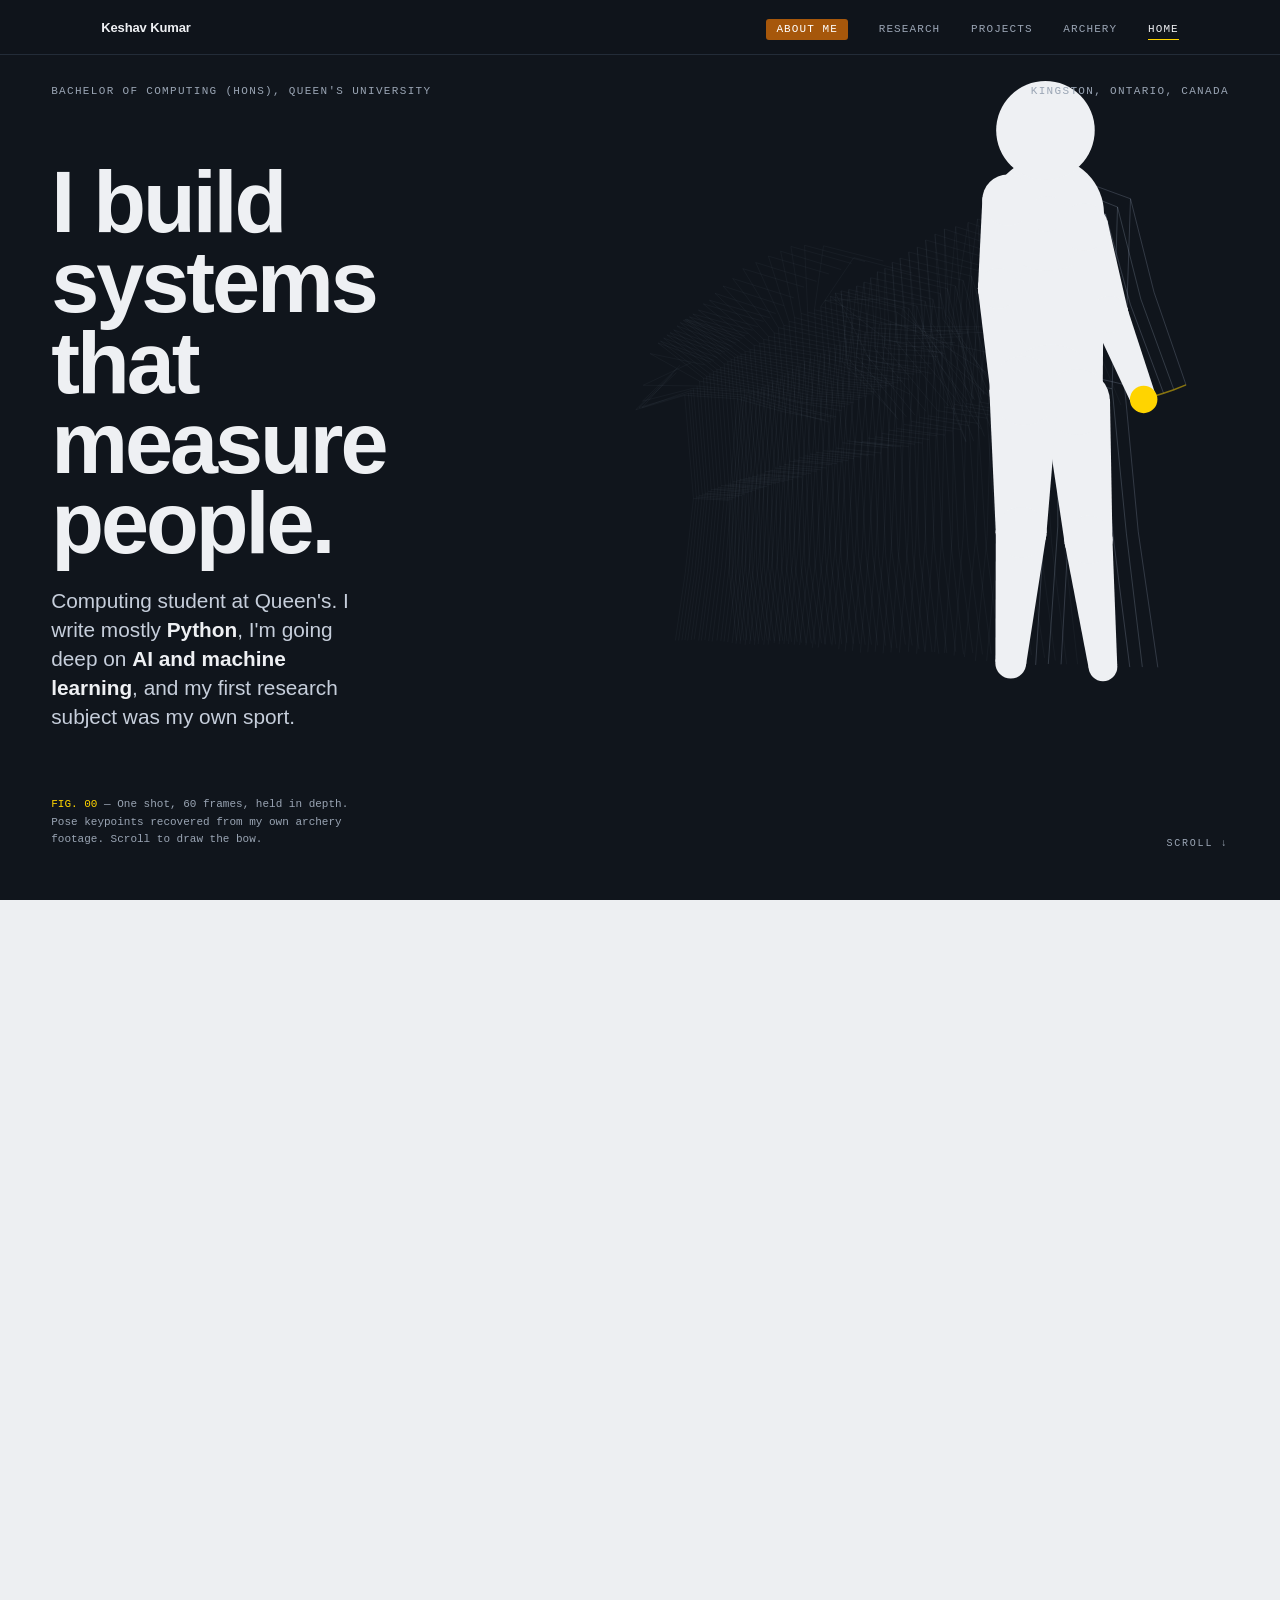
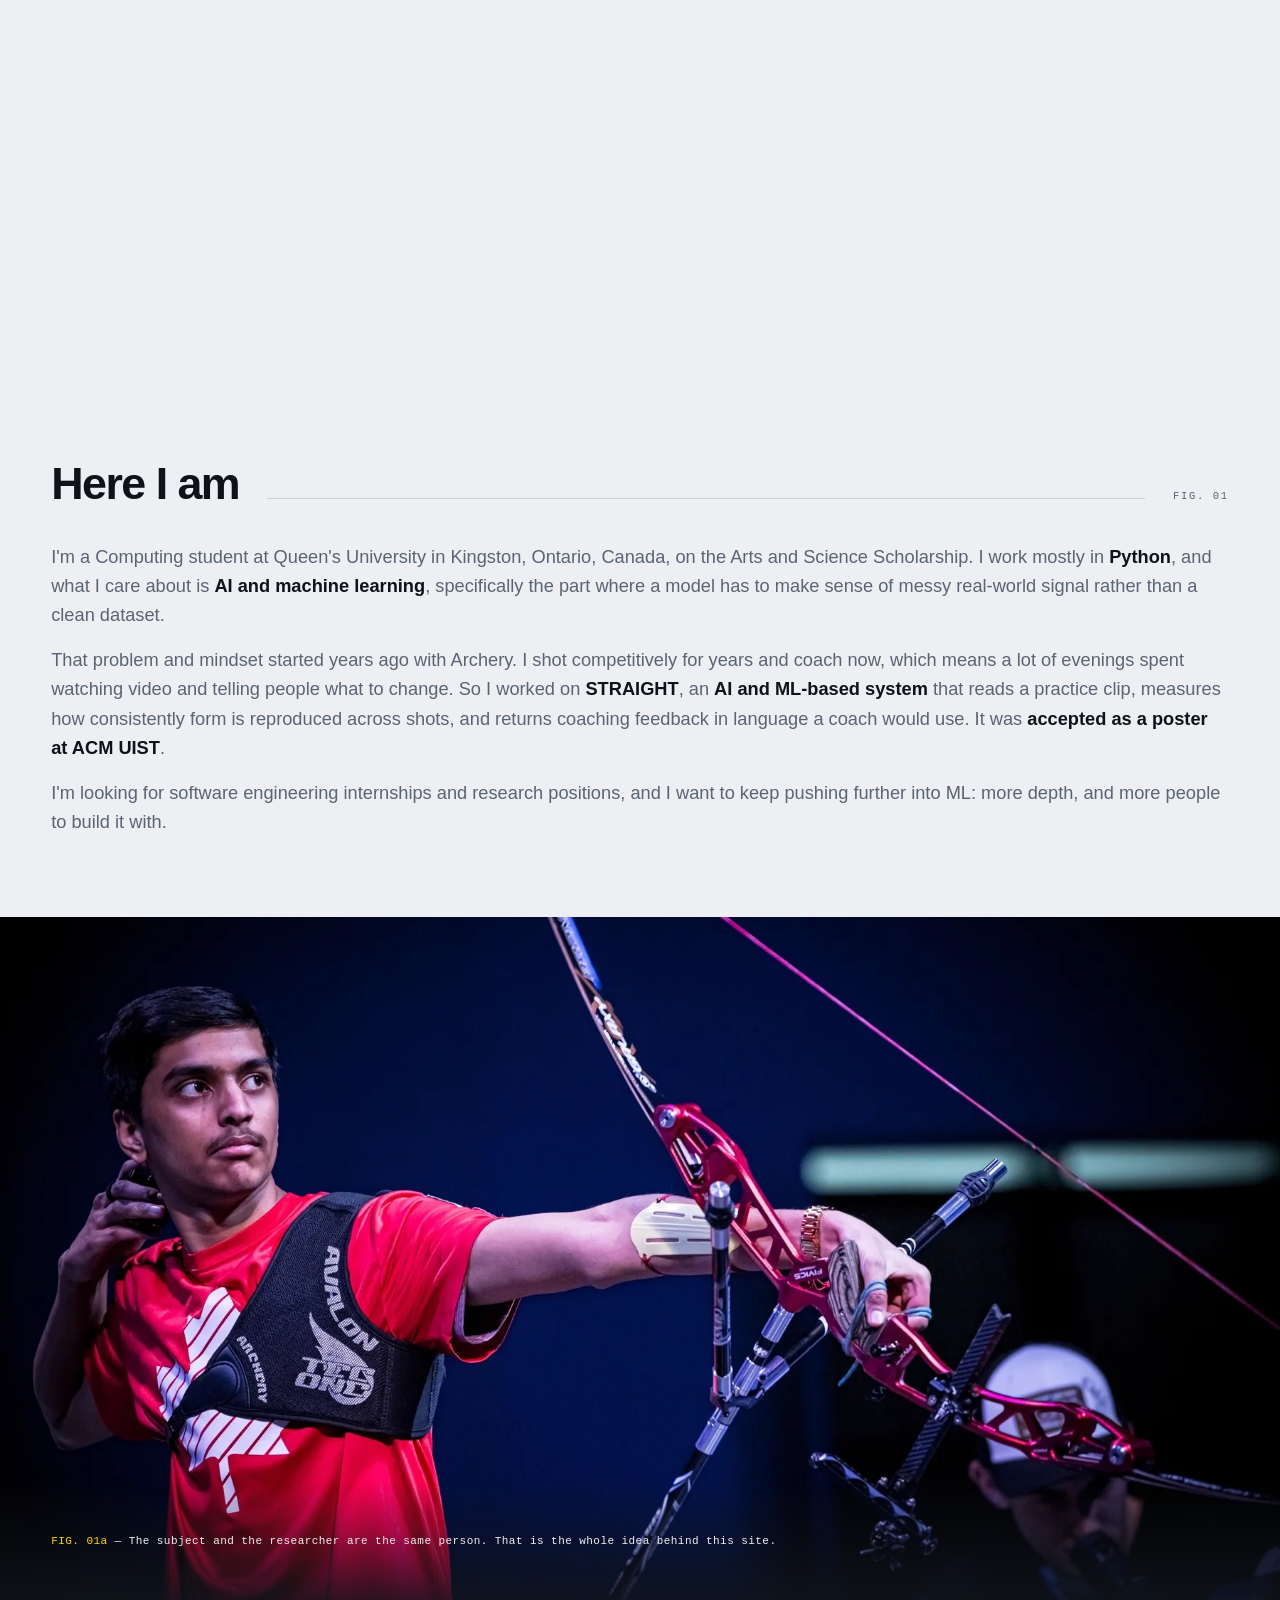
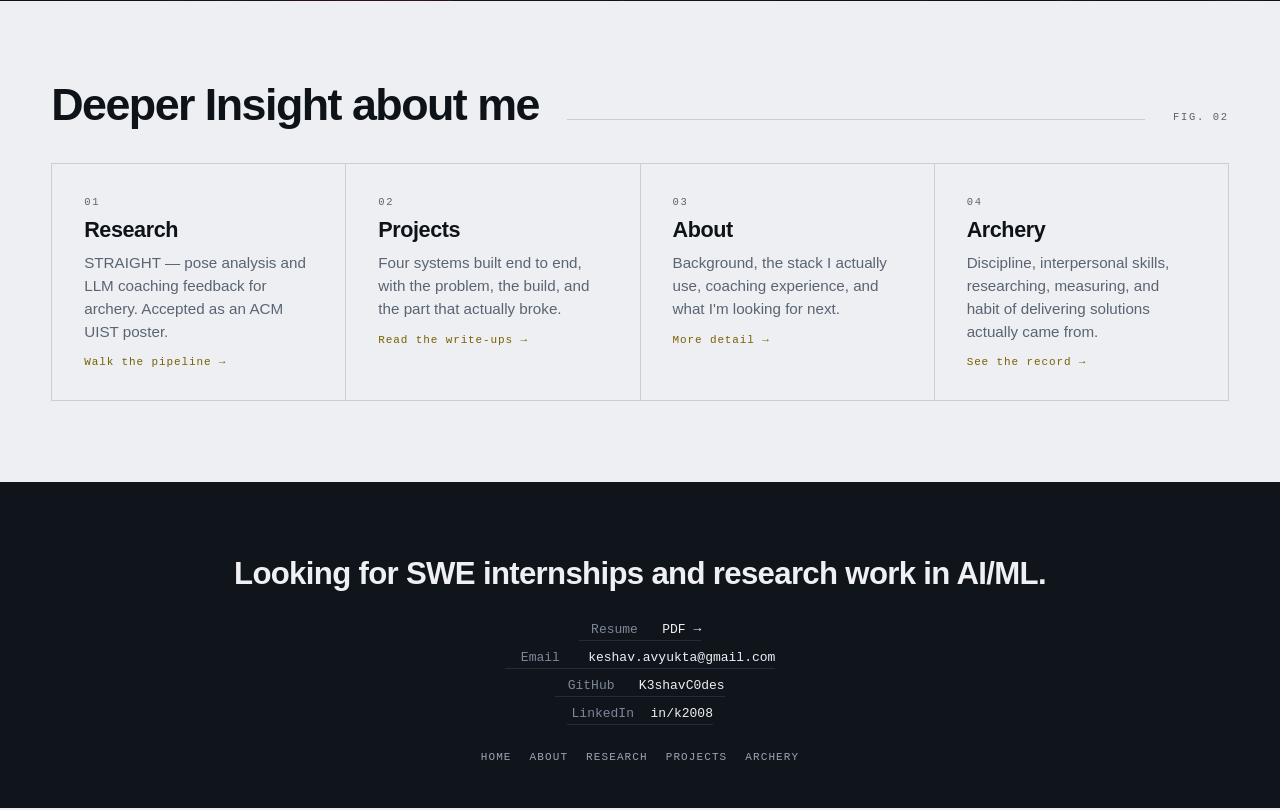
<file: index.html>
<!doctype html>
<html lang="en">
<head>
<meta charset="utf-8">
<meta name="viewport" content="width=device-width,initial-scale=1">
<title>Keshav Kumar</title>
<meta name="description" content="Computing student at Queen's University. Python, AI and machine learning. Co-author of STRAIGHT, accepted as a poster at ACM UIST.">
<link rel="stylesheet" href="assets/site.css">
<!--
  THESIS: One person is both the athlete and the instrument that measures him.
  Computer science leads; archery is the evidence under it.
  OWN-WORLD: Large-format ACM conference poster — named sections on cool paper,
  figure numbers as annotation, ink fields for data, notation mono, Helvetica
  Neue display, World Archery ring palette for data colour.
  FIRST VIEWPORT: Ink field, archer sculpture right of centre from his own pose
  data, headline and thesis left. Scroll draws the bow.
  FORM: Conference poster, candidate 4 of 7, processional scroll. Seed 2fcedea6.
-->
</head>
<body>
<a class="skip" href="#main">Skip to content</a>

<nav class="nav" id="nav">
  <div class="in">
    <a class="me" href="index.html">Keshav Kumar</a>
    <ul>
      <li><a class="s hl" href="about.html">About Me</a></li>
      <li><a class="s" href="research.html">Research</a></li>
      <li><a class="s" href="projects.html">Projects</a></li>
      <li><a class="s" href="archery.html">Archery</a></li>
      <li><a class="s" href="index.html" aria-current="page">Home</a></li>
    </ul>
  </div>
  <i class="reg" id="reg"></i>
</nav>

<div class="mast-outer" id="main">
<header class="mast">
  <canvas id="sculpt" aria-hidden="true"></canvas>
  <div class="mast-top">
    <span>Bachelor of Computing (Hons), Queen's University</span>
    <span>Kingston, Ontario, Canada</span>
  </div>
  <div class="mast-mid">
    <h1>I build systems that measure people.</h1>
    <p class="thesis">Computing student at Queen's. I write mostly <b>Python</b>, I'm going deep on
      <b>AI and machine learning</b>, and my first research subject was my own sport.</p>
  </div>
  <div class="mast-bot">
    <p class="cap"><b>FIG. 00</b> — One shot, 60 frames, held in depth. Pose keypoints recovered
      from my own archery footage. Scroll to draw the bow.</p>
    <p class="scrollcue">Scroll <span>&darr;</span></p>
  </div>
</header>
</div>

<section>
  <div class="wrap">
    <div class="head"><h2>Here I am</h2><span class="wt"></span><span class="fig">FIG. 01</span></div>
    <p class="lede rv">I'm a Computing student at Queen's University in Kingston, Ontario, Canada, on
      the Arts and Science Scholarship. I work mostly in <b>Python</b>, and what I care about is
      <b>AI and machine learning</b>, specifically the part where a model has to make sense of
      messy real-world signal rather than a clean dataset.</p>
    <p class="lede rv d1">That problem and mindset started years ago with Archery. I shot competitively for years and coach now,
      which means a lot of evenings spent watching video and telling people what to change. So I
      worked on <b>STRAIGHT</b>, an <b>AI and ML-based system</b> that reads a practice clip,
      measures how consistently form is reproduced across shots, and returns coaching feedback in
      language a coach would use. It was <b>accepted as a poster at ACM UIST</b>.</p>
    <p class="lede rv d1">I'm looking for software engineering internships and research positions,
      and I want to keep pushing further into ML: more depth, and more people to build it with.</p>
  </div>
</section>

<figure class="photoband">
  <img src="media/img/draw.webp" width="1800" height="1206" loading="lazy" decoding="async"
       alt="Keshav Kumar at full draw in a red Canada jersey on a competition line.">
  <figcaption><b>FIG. 01a</b> — The subject and the researcher are the same person. That is the
    whole idea behind this site.</figcaption>
</figure>

<section>
  <div class="wrap">
    <div class="head"><h2>Deeper Insight about me</h2><span class="wt"></span><span class="fig">FIG. 02</span></div>
    <div class="routes">
      <a class="rv" href="research.html">
        <span class="n">01</span>
        <h3>Research</h3>
        <p>STRAIGHT — pose analysis and LLM coaching feedback for archery. Accepted as an ACM UIST poster.</p>
        <span class="go">Walk the pipeline &rarr;</span>
      </a>
      <a class="rv d1" href="projects.html">
        <span class="n">02</span>
        <h3>Projects</h3>
        <p>Four systems built end to end, with the problem, the build, and the part that actually broke.</p>
        <span class="go">Read the write-ups &rarr;</span>
      </a>
      <a class="rv d2" href="about.html">
        <span class="n">03</span>
        <h3>About</h3>
        <p>Background, the stack I actually use, coaching experience, and what I'm looking for next.</p>
        <span class="go">More detail &rarr;</span>
      </a>
      <a class="rv d3" href="archery.html">
        <span class="n">04</span>
        <h3>Archery</h3>
        <p>Discipline, interpersonal skills, researching, measuring, and habit of delivering
          solutions actually came from.</p>
        <span class="go">See the record &rarr;</span>
      </a>
    </div>
  </div>
</section>

<footer>
  <div class="in">
    <div class="colo-grid">
      <div><h2 class="rv">Looking for SWE internships and research work in AI/ML.</h2></div>
      <div class="contact rv d1">
        <a href="media/Keshav-Kumar-Resume.pdf" target="_blank" rel="noopener"><span>Resume</span><span>PDF &rarr;</span></a>
        <a href="mailto:keshav.avyukta@gmail.com"><span>Email</span><span>keshav.avyukta@gmail.com</span></a>
        <a href="https://github.com/K3shavC0des" rel="noopener"><span>GitHub</span><span>K3shavC0des</span></a>
        <a href="https://linkedin.com/in/k2008" rel="noopener"><span>LinkedIn</span><span>in/k2008</span></a>
      </div>
    </div>
    <nav class="fnav" aria-label="Footer">
      <a href="index.html">Home</a><a href="about.html">About</a><a href="research.html">Research</a>
      <a href="projects.html">Projects</a><a href="archery.html">Archery</a>
    </nav>
  </div>
</footer>

<script src="assets/poses.js"></script>
<script src="assets/site.js"></script>
</body>
</html>
</file>
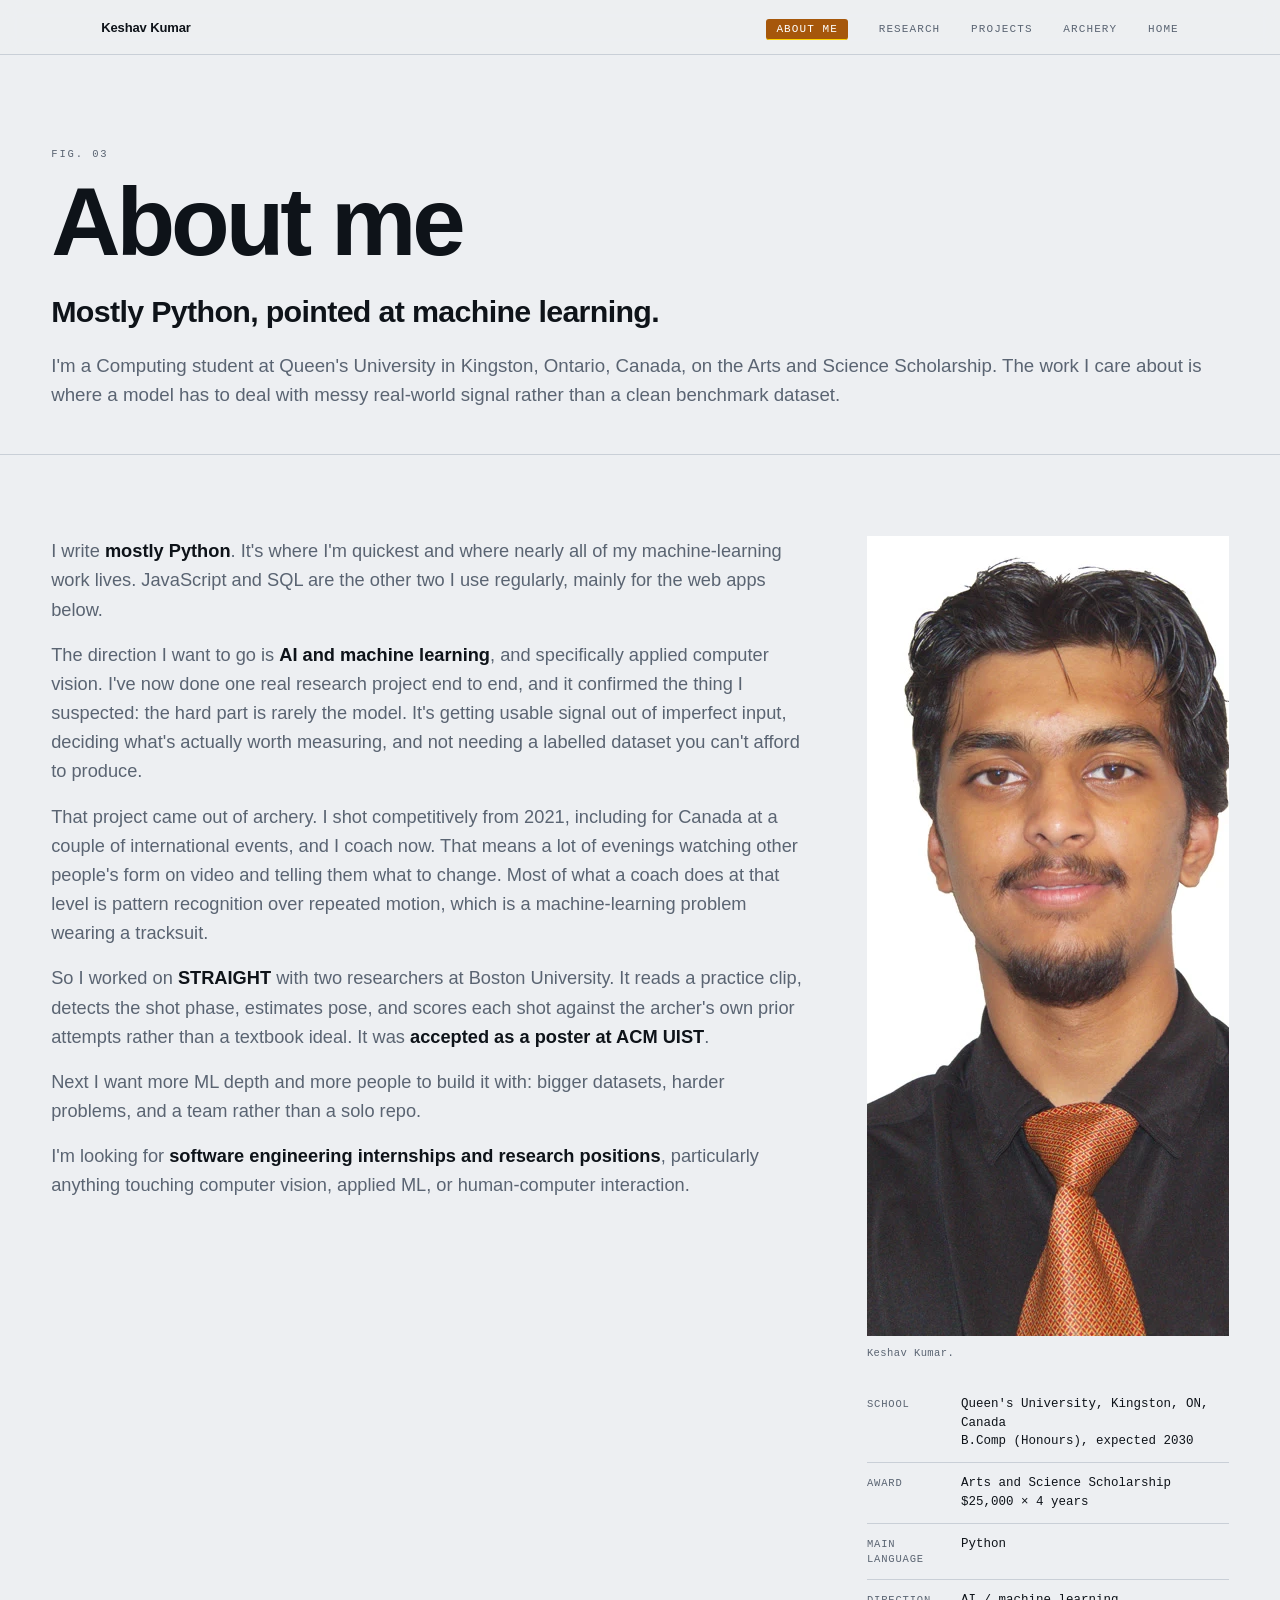
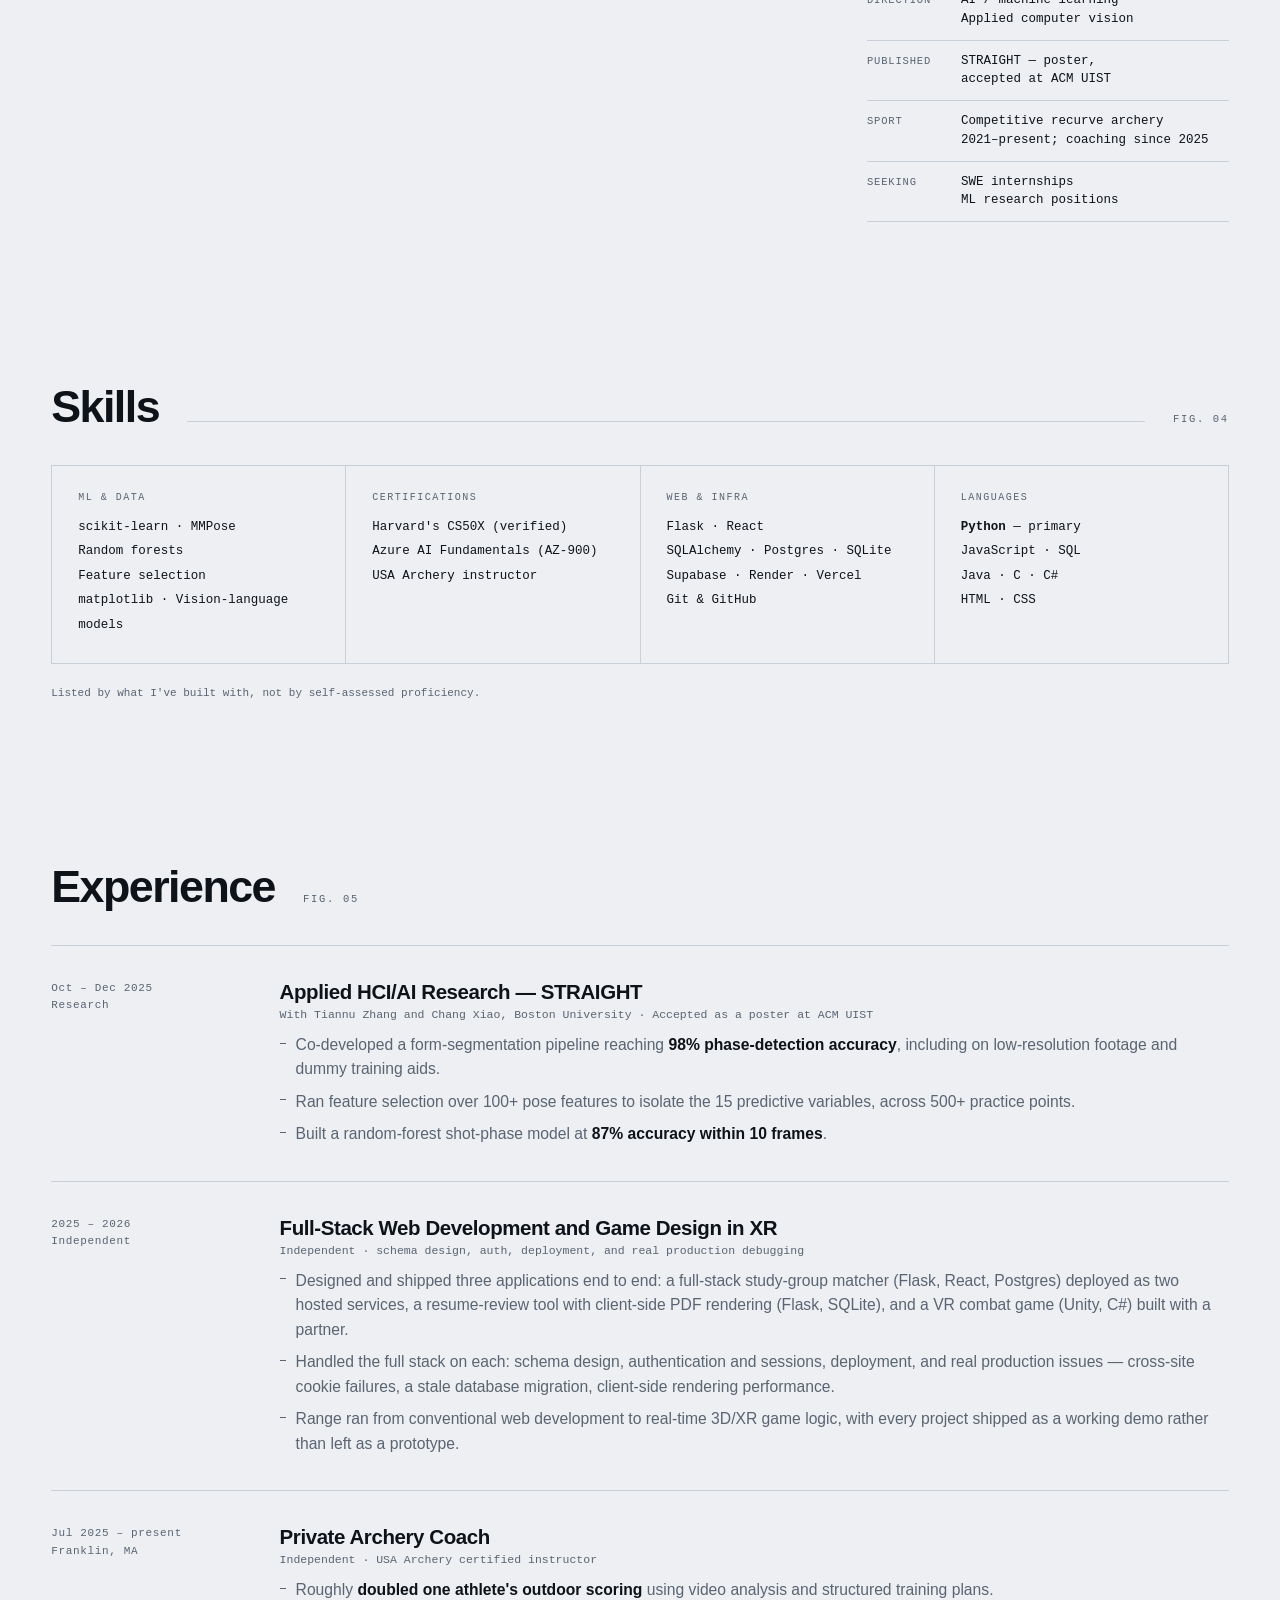
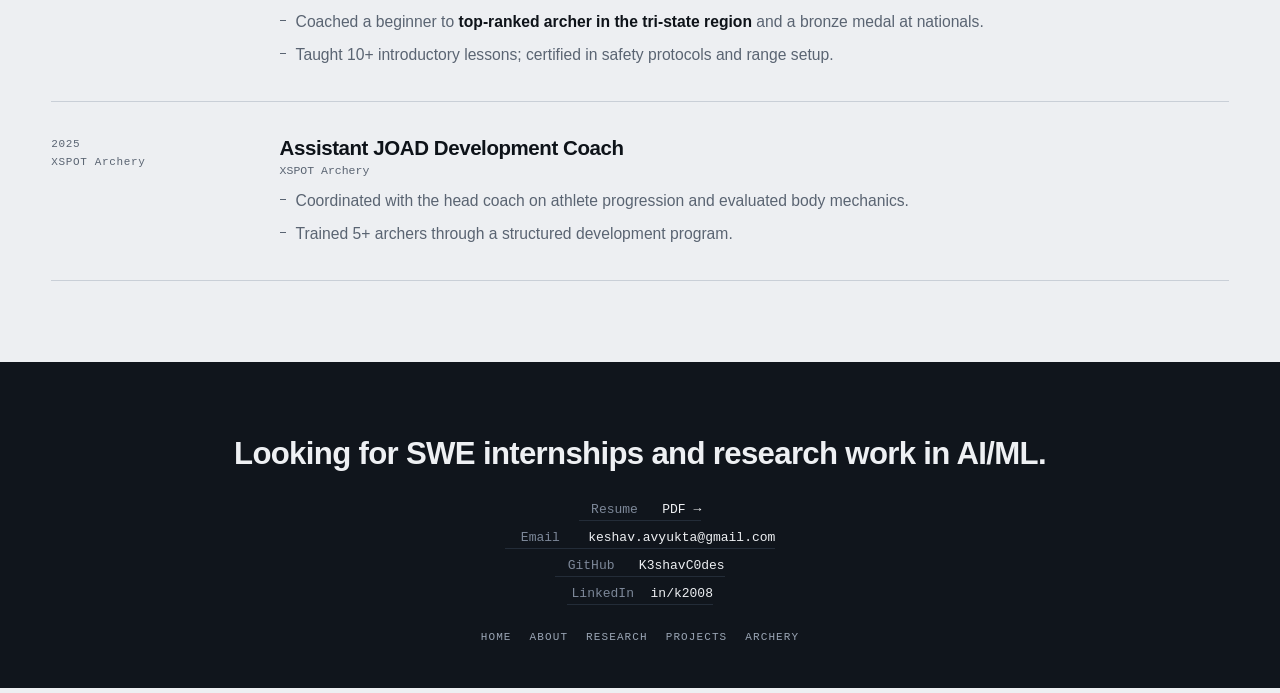
<file: about.html>
<!doctype html>
<html lang="en">
<head>
<meta charset="utf-8">
<meta name="viewport" content="width=device-width,initial-scale=1">
<title>About — Keshav Kumar</title>
<meta name="description" content="Computing student at Queen's University working in Python on AI and machine learning.">
<link rel="stylesheet" href="assets/site.css">
</head>
<body>
<a class="skip" href="#main">Skip to content</a>

<nav class="nav" id="nav">
  <div class="in">
    <a class="me" href="index.html">Keshav Kumar</a>
    <ul>
      <li><a class="s hl" href="about.html" aria-current="page">About Me</a></li>
      <li><a class="s" href="research.html">Research</a></li>
      <li><a class="s" href="projects.html">Projects</a></li>
      <li><a class="s" href="archery.html">Archery</a></li>
      <li><a class="s" href="index.html">Home</a></li>
    </ul>
  </div>
  <i class="reg" id="reg"></i>
</nav>

<header class="phead big" id="main">
  <div class="in">
    <p class="fig">FIG. 03</p>
    <h1>About me</h1>
    <p class="sub">Mostly Python, pointed at machine learning.</p>
    <p>I'm a Computing student at Queen's University in Kingston, Ontario, Canada, on the Arts and
      Science Scholarship. The work I care about is where a model has to deal with messy real-world
      signal rather than a clean benchmark dataset.</p>
  </div>
</header>

<section>
  <div class="wrap">
    <div class="about">
      <div>
        <p class="lede rv">I write <b>mostly Python</b>. It's where I'm quickest and where nearly
          all of my machine-learning work lives. JavaScript and SQL are the other two I use
          regularly, mainly for the web apps below.</p>
        <p class="lede rv">The direction I want to go is <b>AI and machine learning</b>, and
          specifically applied computer vision. I've now done one real research project end to end,
          and it confirmed the thing I suspected: the hard part is rarely the model. It's getting
          usable signal out of imperfect input, deciding what's actually worth measuring, and not
          needing a labelled dataset you can't afford to produce.</p>
        <p class="lede rv d1">That project came out of archery. I shot competitively from 2021,
          including for Canada at a couple of international events, and I coach now. That means
          a lot of evenings watching other people's form on video and telling them what to change.
          Most of what a coach does at that level is pattern recognition over repeated motion,
          which is a machine-learning problem wearing a tracksuit.</p>
        <p class="lede rv d1">So I worked on <b>STRAIGHT</b> with two researchers at Boston
          University. It reads a practice clip, detects the shot phase, estimates pose, and scores
          each shot against the archer's own prior attempts rather than a textbook ideal. It was
          <b>accepted as a poster at ACM UIST</b>.</p>
        <p class="lede rv d2">Next I want more ML depth and more people to build it with: bigger
          datasets, harder problems, and a team rather than a solo repo.</p>
        <p class="lede rv d2">I'm looking for <b>software engineering internships and research
          positions</b>, particularly anything touching computer vision, applied ML, or
          human-computer interaction.</p>
      </div>
      <div class="rv d1">
      <figure class="portrait">
        <img src="media/img/portrait.webp" width="800" height="800" loading="lazy" decoding="async"
             alt="Keshav Kumar, headshot.">
        <figcaption>Keshav Kumar.</figcaption>
      </figure>
      <ul class="facts">
        <li><span class="lb">School</span><span>Queen's University, Kingston, ON, Canada<br>B.Comp (Honours), expected 2030</span></li>
        <li><span class="lb">Award</span><span>Arts and Science Scholarship<br>$25,000 × 4 years</span></li>
        <li><span class="lb">Main language</span><span>Python</span></li>
        <li><span class="lb">Direction</span><span>AI / machine learning<br>Applied computer vision</span></li>
        <li><span class="lb">Published</span><span>STRAIGHT — poster,<br>accepted at ACM UIST</span></li>
        <li><span class="lb">Sport</span><span>Competitive recurve archery<br>2021&ndash;present; coaching since 2025</span></li>
        <li><span class="lb">Seeking</span><span>SWE internships<br>ML research positions</span></li>
      </ul>
      </div>
    </div>
  </div>
</section>

<section>
  <div class="wrap">
    <div class="head"><h2>Skills</h2><span class="wt"></span><span class="fig">FIG. 04</span></div>
    <div class="skills">
      <div class="rv"><h4>ML &amp; data</h4><p>scikit-learn · MMPose<br>Random forests<br>Feature selection<br>matplotlib · Vision-language models</p></div>
      <div class="rv d1"><h4>Certifications</h4><p>Harvard's CS50X (verified)<br>Azure AI Fundamentals (AZ-900)<br>USA Archery instructor</p></div>
      <div class="rv d2"><h4>Web &amp; infra</h4><p>Flask · React<br>SQLAlchemy · Postgres · SQLite<br>Supabase · Render · Vercel<br>Git &amp; GitHub</p></div>
      <div class="rv d3"><h4>Languages</h4><p><span class="lead">Python</span> — primary<br>JavaScript · SQL<br>Java · C · C#<br>HTML · CSS</p></div>
    </div>
    <p class="note rv">Listed by what I've built with, not by self-assessed proficiency.</p>
  </div>
</section>

<section>
  <div class="wrap">
    <div class="head"><h2>Experience</h2><span class="fig">FIG. 05</span></div>
    <div class="exp">
      <article class="rv">
        <div class="when">Oct &ndash; Dec 2025<br>Research</div>
        <div>
          <h3>Applied HCI/AI Research — STRAIGHT</h3>
          <p class="org">With Tiannu Zhang and Chang Xiao, Boston University · Accepted as a poster at ACM UIST</p>
          <ul>
            <li>Co-developed a form-segmentation pipeline reaching <b>98% phase-detection accuracy</b>, including on low-resolution footage and dummy training aids.</li>
            <li>Ran feature selection over 100+ pose features to isolate the 15 predictive variables, across 500+ practice points.</li>
            <li>Built a random-forest shot-phase model at <b>87% accuracy within 10 frames</b>.</li>
          </ul>
        </div>
      </article>
      <article class="rv d1">
        <div class="when">2025 &ndash; 2026<br>Independent</div>
        <div>
          <h3>Full-Stack Web Development and Game Design in XR</h3>
          <p class="org">Independent · schema design, auth, deployment, and real production debugging</p>
          <ul>
            <li>Designed and shipped three applications end to end: a full-stack study-group matcher (Flask, React, Postgres) deployed as two hosted services, a resume-review tool with client-side PDF rendering (Flask, SQLite), and a VR combat game (Unity, C#) built with a partner.</li>
            <li>Handled the full stack on each: schema design, authentication and sessions, deployment, and real production issues — cross-site cookie failures, a stale database migration, client-side rendering performance.</li>
            <li>Range ran from conventional web development to real-time 3D/XR game logic, with every project shipped as a working demo rather than left as a prototype.</li>
          </ul>
        </div>
      </article>
      <article class="rv d2">
        <div class="when">Jul 2025 &ndash; present<br>Franklin, MA</div>
        <div>
          <h3>Private Archery Coach</h3>
          <p class="org">Independent · USA Archery certified instructor</p>
          <ul>
            <li>Roughly <b>doubled one athlete's outdoor scoring</b> using video analysis and structured training plans.</li>
            <li>Coached a beginner to <b>top-ranked archer in the tri-state region</b> and a bronze medal at nationals.</li>
            <li>Taught 10+ introductory lessons; certified in safety protocols and range setup.</li>
          </ul>
        </div>
      </article>
      <article class="rv d3">
        <div class="when">2025<br>XSPOT Archery</div>
        <div>
          <h3>Assistant JOAD Development Coach</h3>
          <p class="org">XSPOT Archery</p>
          <ul>
            <li>Coordinated with the head coach on athlete progression and evaluated body mechanics.</li>
            <li>Trained 5+ archers through a structured development program.</li>
          </ul>
        </div>
      </article>
    </div>
  </div>
</section>

<footer>
  <div class="in">
    <div class="colo-grid">
      <div><h2 class="rv">Looking for SWE internships and research work in AI/ML.</h2></div>
      <div class="contact rv d1">
        <a href="media/Keshav-Kumar-Resume.pdf" target="_blank" rel="noopener"><span>Resume</span><span>PDF &rarr;</span></a>
        <a href="mailto:keshav.avyukta@gmail.com"><span>Email</span><span>keshav.avyukta@gmail.com</span></a>
        <a href="https://github.com/K3shavC0des" rel="noopener"><span>GitHub</span><span>K3shavC0des</span></a>
        <a href="https://linkedin.com/in/k2008" rel="noopener"><span>LinkedIn</span><span>in/k2008</span></a>
      </div>
    </div>
    <nav class="fnav" aria-label="Footer">
      <a href="index.html">Home</a><a href="about.html">About</a><a href="research.html">Research</a>
      <a href="projects.html">Projects</a><a href="archery.html">Archery</a>
    </nav>
  </div>
</footer>

<script src="assets/site.js"></script>
</body>
</html>
</file>
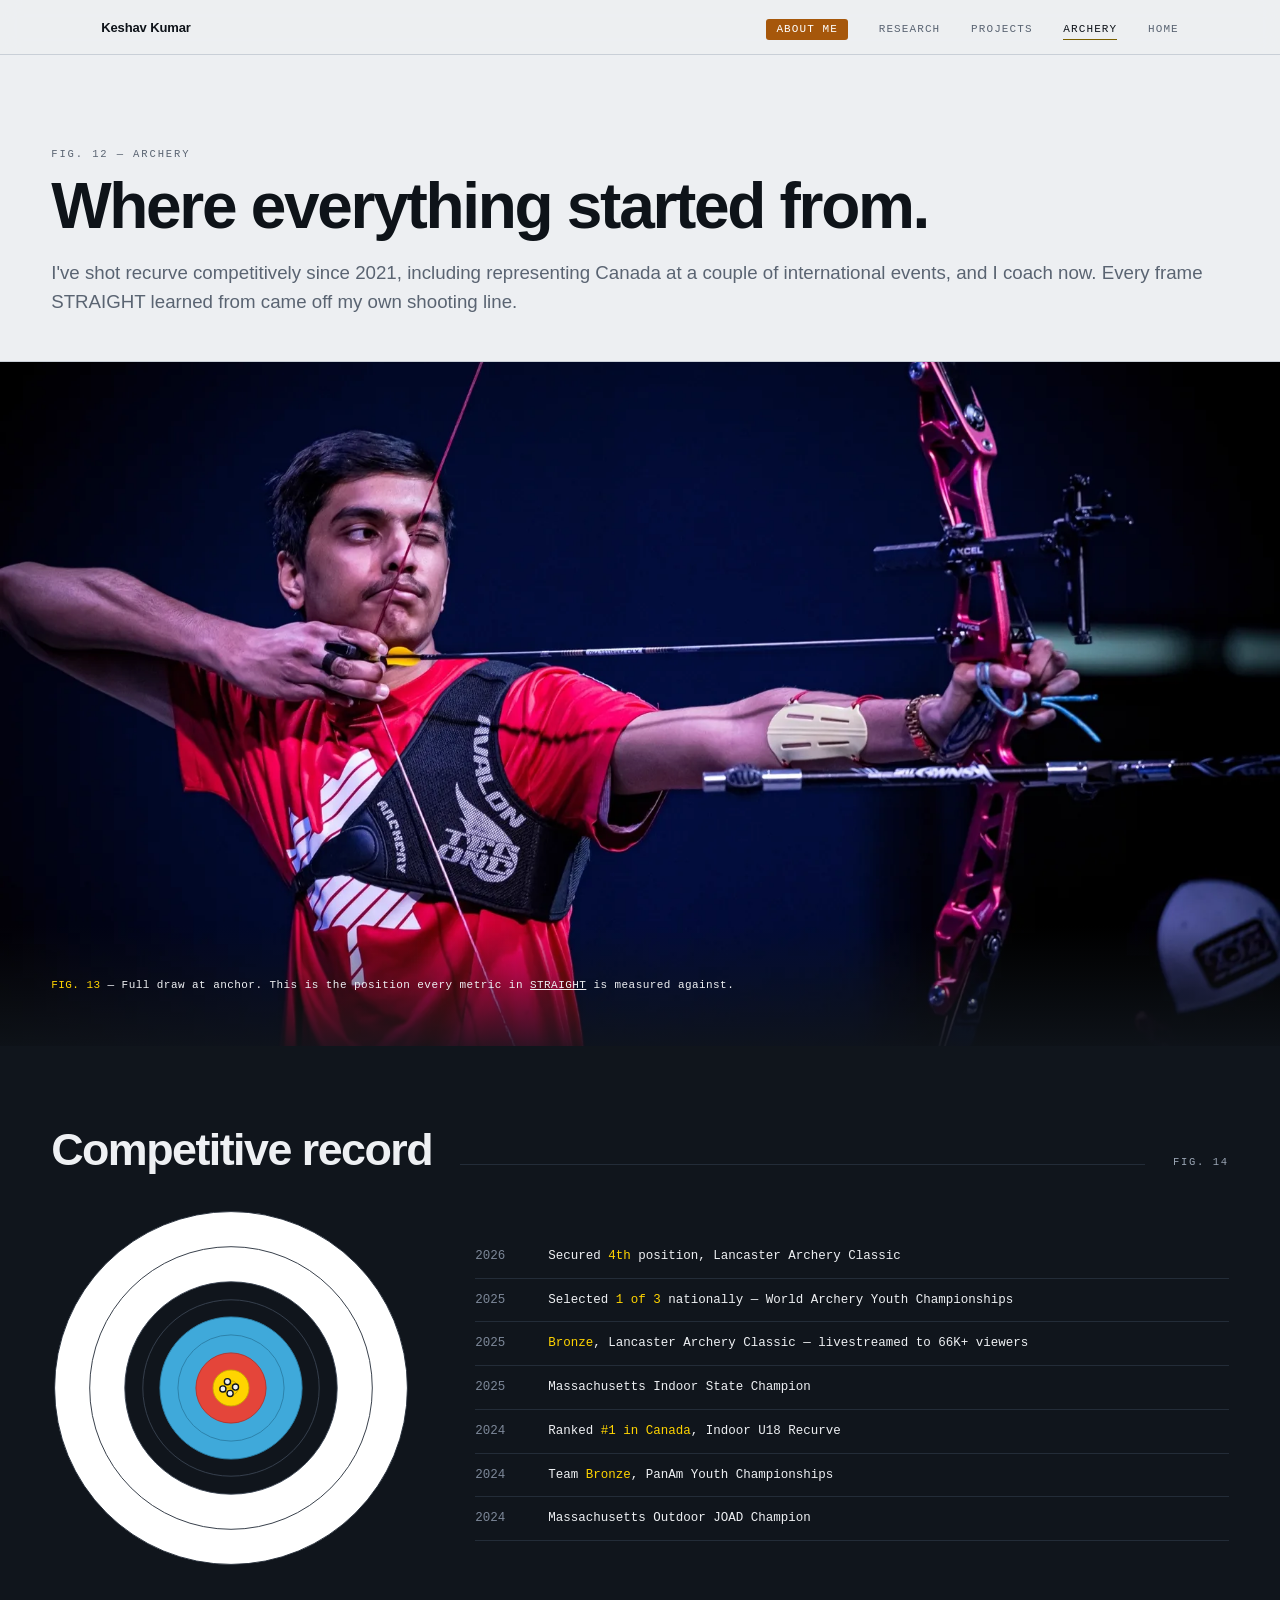
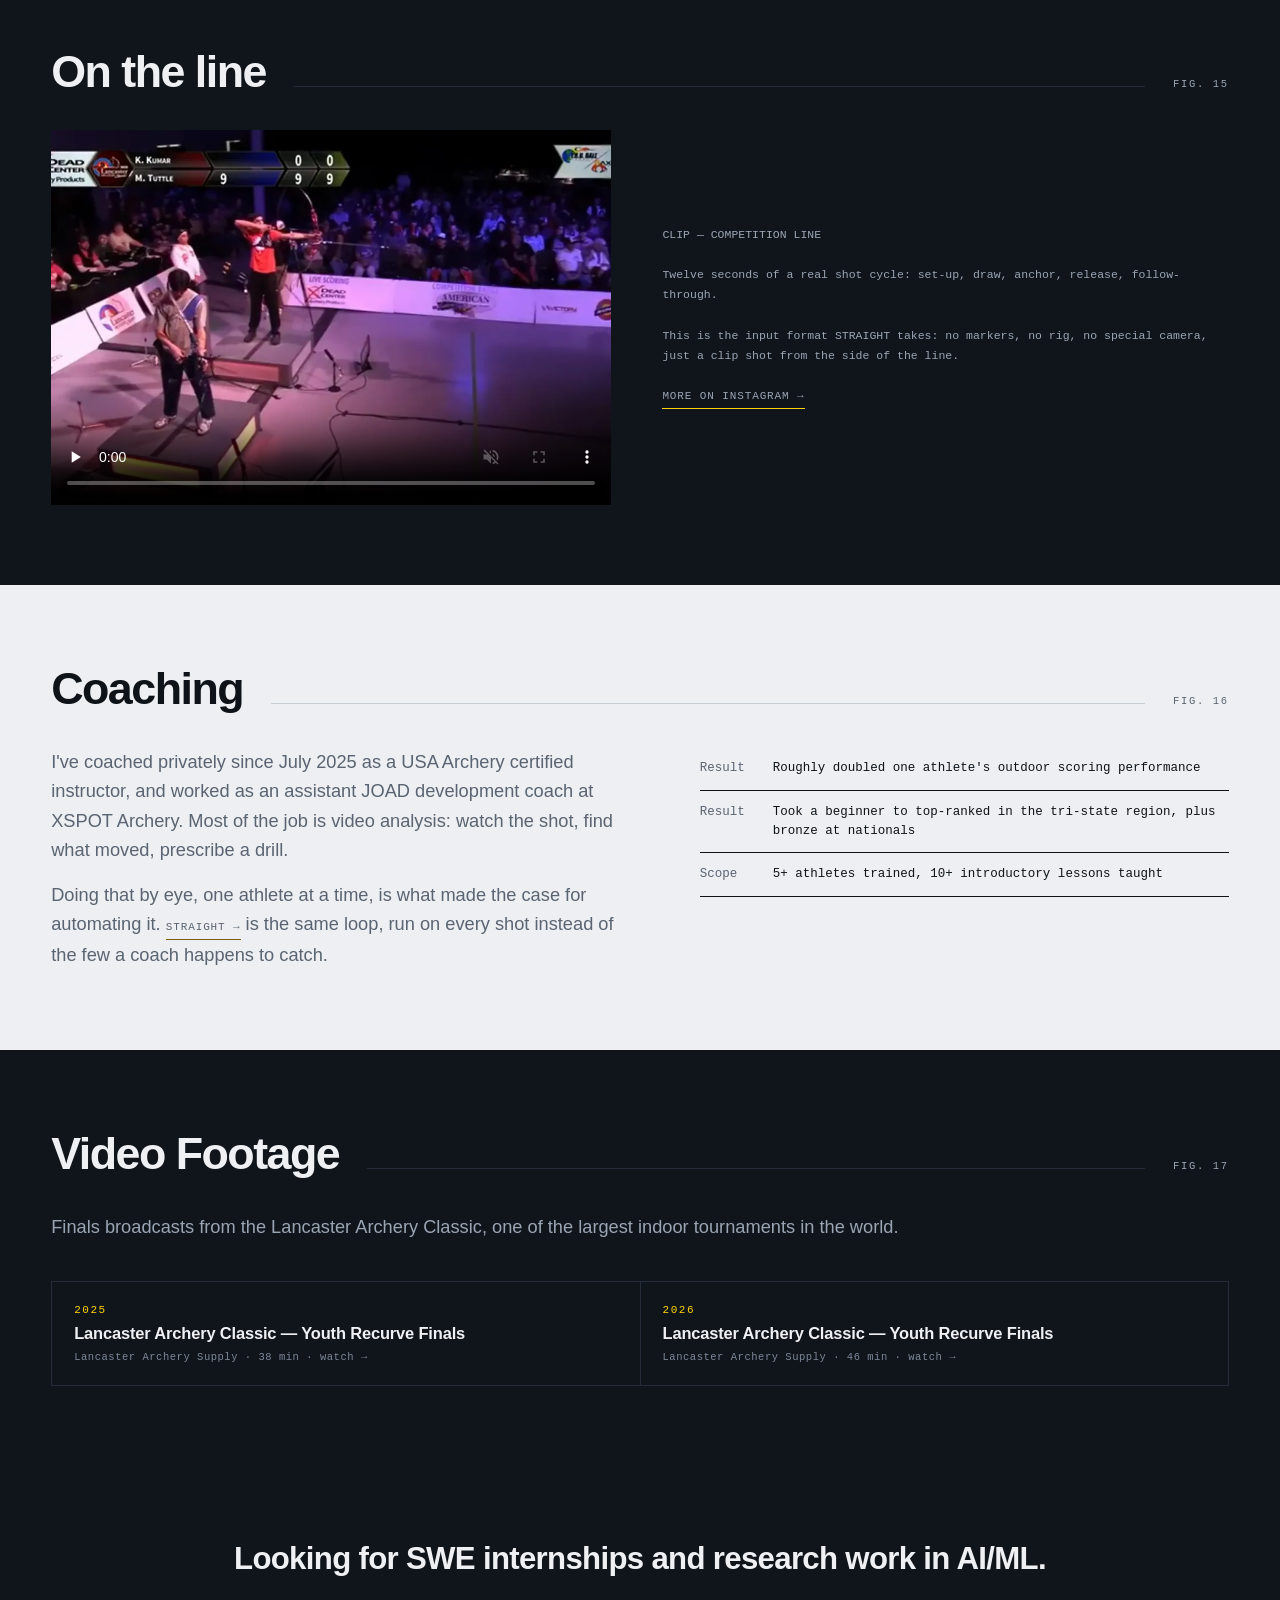
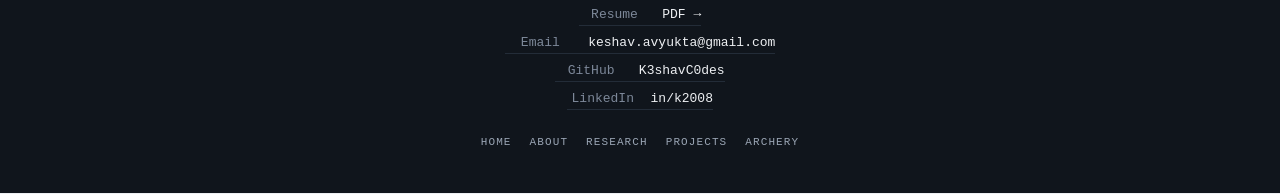
<file: archery.html>
<!doctype html>
<html lang="en">
<head>
<meta charset="utf-8">
<meta name="viewport" content="width=device-width,initial-scale=1">
<title>Archery — Keshav Kumar</title>
<meta name="description" content="Competitive recurve archery record and coaching: the source of the training data behind STRAIGHT.">
<link rel="stylesheet" href="assets/site.css">
</head>
<body>
<a class="skip" href="#main">Skip to content</a>

<nav class="nav" id="nav">
  <div class="in">
    <a class="me" href="index.html">Keshav Kumar</a>
    <ul>
      <li><a class="s hl" href="about.html">About Me</a></li>
      <li><a class="s" href="research.html">Research</a></li>
      <li><a class="s" href="projects.html">Projects</a></li>
      <li><a class="s" href="archery.html" aria-current="page">Archery</a></li>
      <li><a class="s" href="index.html">Home</a></li>
    </ul>
  </div>
  <i class="reg" id="reg"></i>
</nav>

<header class="phead" id="main">
  <div class="in">
    <p class="fig">FIG. 12 — ARCHERY</p>
    <h1>Where everything started from.</h1>
    <p>I've shot recurve competitively since 2021, including representing Canada at a couple of
      international events, and I coach now. Every frame STRAIGHT learned from came off my own
      shooting line.</p>
  </div>
</header>

<figure class="photoband">
  <img src="media/img/anchor.webp" width="1800" height="1206"
       alt="Keshav Kumar at full draw in a red Canada jersey, string anchored against his face, on a competition line."
       fetchpriority="high" decoding="async">
  <figcaption><b>FIG. 13</b> — Full draw at anchor. This is the position every metric in
    <a href="research.html" style="color:inherit">STRAIGHT</a> is measured against.</figcaption>
</figure>

<section class="dark-plate">
  <div class="wrap">
    <div class="head"><h2>Competitive record</h2><span class="wt"></span><span class="fig">FIG. 14</span></div>
    <div class="target-grid">
      <svg id="target" viewBox="0 0 400 400" role="img"
           aria-label="Archery target face with a tight group of arrows in the gold">
        <circle cx="200" cy="200" r="196" fill="#fff" stroke="#232c38"/>
        <circle cx="200" cy="200" r="157" fill="#fff" stroke="#232c38"/>
        <circle cx="200" cy="200" r="118" fill="#10151c" stroke="#3a4553"/>
        <circle cx="200" cy="200" r="98"  fill="#10151c" stroke="#3a4553"/>
        <circle cx="200" cy="200" r="79"  fill="#3fa9da" stroke="#2b7ea6"/>
        <circle cx="200" cy="200" r="59"  fill="#3fa9da" stroke="#2b7ea6"/>
        <circle cx="200" cy="200" r="39"  fill="#e4453a" stroke="#b4332b"/>
        <circle cx="200" cy="200" r="20"  fill="#ffd400" stroke="#c9a600"/>
        <circle cx="200" cy="200" r="8"   fill="#ffd400" stroke="#c9a600"/>
        <line x1="200" y1="192" x2="200" y2="208" stroke="#c9a600"/>
        <line x1="192" y1="200" x2="208" y2="200" stroke="#c9a600"/>
        <g id="arrows" fill="#eef0f3" stroke="#10151c" stroke-width="1.5"></g>
      </svg>
      <ul class="record">
        <li><span class="yr">2026</span><span>Secured <s>4th</s> position, Lancaster Archery Classic</span></li>
        <li><span class="yr">2025</span><span>Selected <s>1 of 3</s> nationally — World Archery Youth Championships</span></li>
        <li><span class="yr">2025</span><span><s>Bronze</s>, Lancaster Archery Classic — livestreamed to 66K+ viewers</span></li>
        <li><span class="yr">2025</span><span>Massachusetts Indoor State Champion</span></li>
        <li><span class="yr">2024</span><span>Ranked <s>#1 in Canada</s>, Indoor U18 Recurve</span></li>
        <li><span class="yr">2024</span><span>Team <s>Bronze</s>, PanAm Youth Championships</span></li>
        <li><span class="yr">2024</span><span>Massachusetts Outdoor JOAD Champion</span></li>
      </ul>
    </div>
  </div>
</section>

<section class="dark-plate" style="padding-top:0">
  <div class="wrap">
    <div class="head"><h2>On the line</h2><span class="wt"></span><span class="fig">FIG. 15</span></div>
    <div class="reel rv d1" >
      <video src="media/img/reel.mp4" poster="media/img/reel-poster.webp" muted loop playsinline controls
             preload="none" aria-label="Clip of Keshav shooting on the competition line"></video>
      <div>
        <p class="say">CLIP — COMPETITION LINE<br><br>
          Twelve seconds of a real shot cycle: set-up, draw, anchor, release, follow-through.<br><br>
          This is the input format STRAIGHT takes: no markers, no rig, no special camera, just a
          clip shot from the side of the line.<br><br>
          <a class="lnk" href="https://www.instagram.com/keshav.archery/" rel="noopener">MORE ON INSTAGRAM &rarr;</a>
        </p>
      </div>
    </div>
  </div>
</section>

<section>
  <div class="wrap">
    <div class="head"><h2>Coaching</h2><span class="wt"></span><span class="fig">FIG. 16</span></div>
    <div class="two">
      <div>
        <p class="lede rv">I've coached privately since July 2025 as a USA Archery certified
          instructor, and worked as an assistant JOAD development coach at XSPOT Archery. Most of
          the job is video analysis: watch the shot, find what moved, prescribe a drill.</p>
        <p class="lede rv d1">Doing that by eye, one athlete at a time, is what made the case for
          automating it. <a class="lnk" href="research.html" style="margin-top:0">STRAIGHT &rarr;</a>
          is the same loop, run on every shot instead of the few a coach happens to catch.</p>
      </div>
      <div>
        <ul class="record" style="--rule:var(--rule)">
          <li style="border-color:var(--rule)"><span class="yr" style="color:var(--ink-2)">Result</span><span>Roughly doubled one athlete's outdoor scoring performance</span></li>
          <li style="border-color:var(--rule)"><span class="yr" style="color:var(--ink-2)">Result</span><span>Took a beginner to top-ranked in the tri-state region, plus bronze at nationals</span></li>
          <li style="border-color:var(--rule)"><span class="yr" style="color:var(--ink-2)">Scope</span><span>5+ athletes trained, 10+ introductory lessons taught</span></li>
        </ul>
      </div>
    </div>
  </div>
</section>

<section class="dark-plate">
  <div class="wrap">
    <div class="head"><h2>Video Footage</h2><span class="wt"></span><span class="fig">FIG. 17</span></div>
    <p class="lede rv">Finals broadcasts from the Lancaster Archery Classic, one of the largest
      indoor tournaments in the world.</p>
    <div class="films rv d1">
      <a href="https://www.youtube.com/watch?v=R9AzeB7Fz0o" rel="noopener">
        <p class="yr">2025</p>
        <p class="ttl">Lancaster Archery Classic — Youth Recurve Finals</p>
        <p class="meta">Lancaster Archery Supply · 38 min · watch &rarr;</p>
      </a>
      <a href="https://www.youtube.com/watch?v=nCX2mFXEAxs" rel="noopener">
        <p class="yr">2026</p>
        <p class="ttl">Lancaster Archery Classic — Youth Recurve Finals</p>
        <p class="meta">Lancaster Archery Supply · 46 min · watch &rarr;</p>
      </a>
    </div>
  </div>
</section>

<footer>
  <div class="in">
    <div class="colo-grid">
      <div><h2 class="rv">Looking for SWE internships and research work in AI/ML.</h2></div>
      <div class="contact rv d1">
        <a href="media/Keshav-Kumar-Resume.pdf" target="_blank" rel="noopener"><span>Resume</span><span>PDF &rarr;</span></a>
        <a href="mailto:keshav.avyukta@gmail.com"><span>Email</span><span>keshav.avyukta@gmail.com</span></a>
        <a href="https://github.com/K3shavC0des" rel="noopener"><span>GitHub</span><span>K3shavC0des</span></a>
        <a href="https://linkedin.com/in/k2008" rel="noopener"><span>LinkedIn</span><span>in/k2008</span></a>
      </div>
    </div>
    <nav class="fnav" aria-label="Footer">
      <a href="index.html">Home</a><a href="about.html">About</a><a href="research.html">Research</a>
      <a href="projects.html">Projects</a><a href="archery.html">Archery</a>
    </nav>
  </div>
</footer>

<script src="assets/site.js"></script>
</body>
</html>
</file>
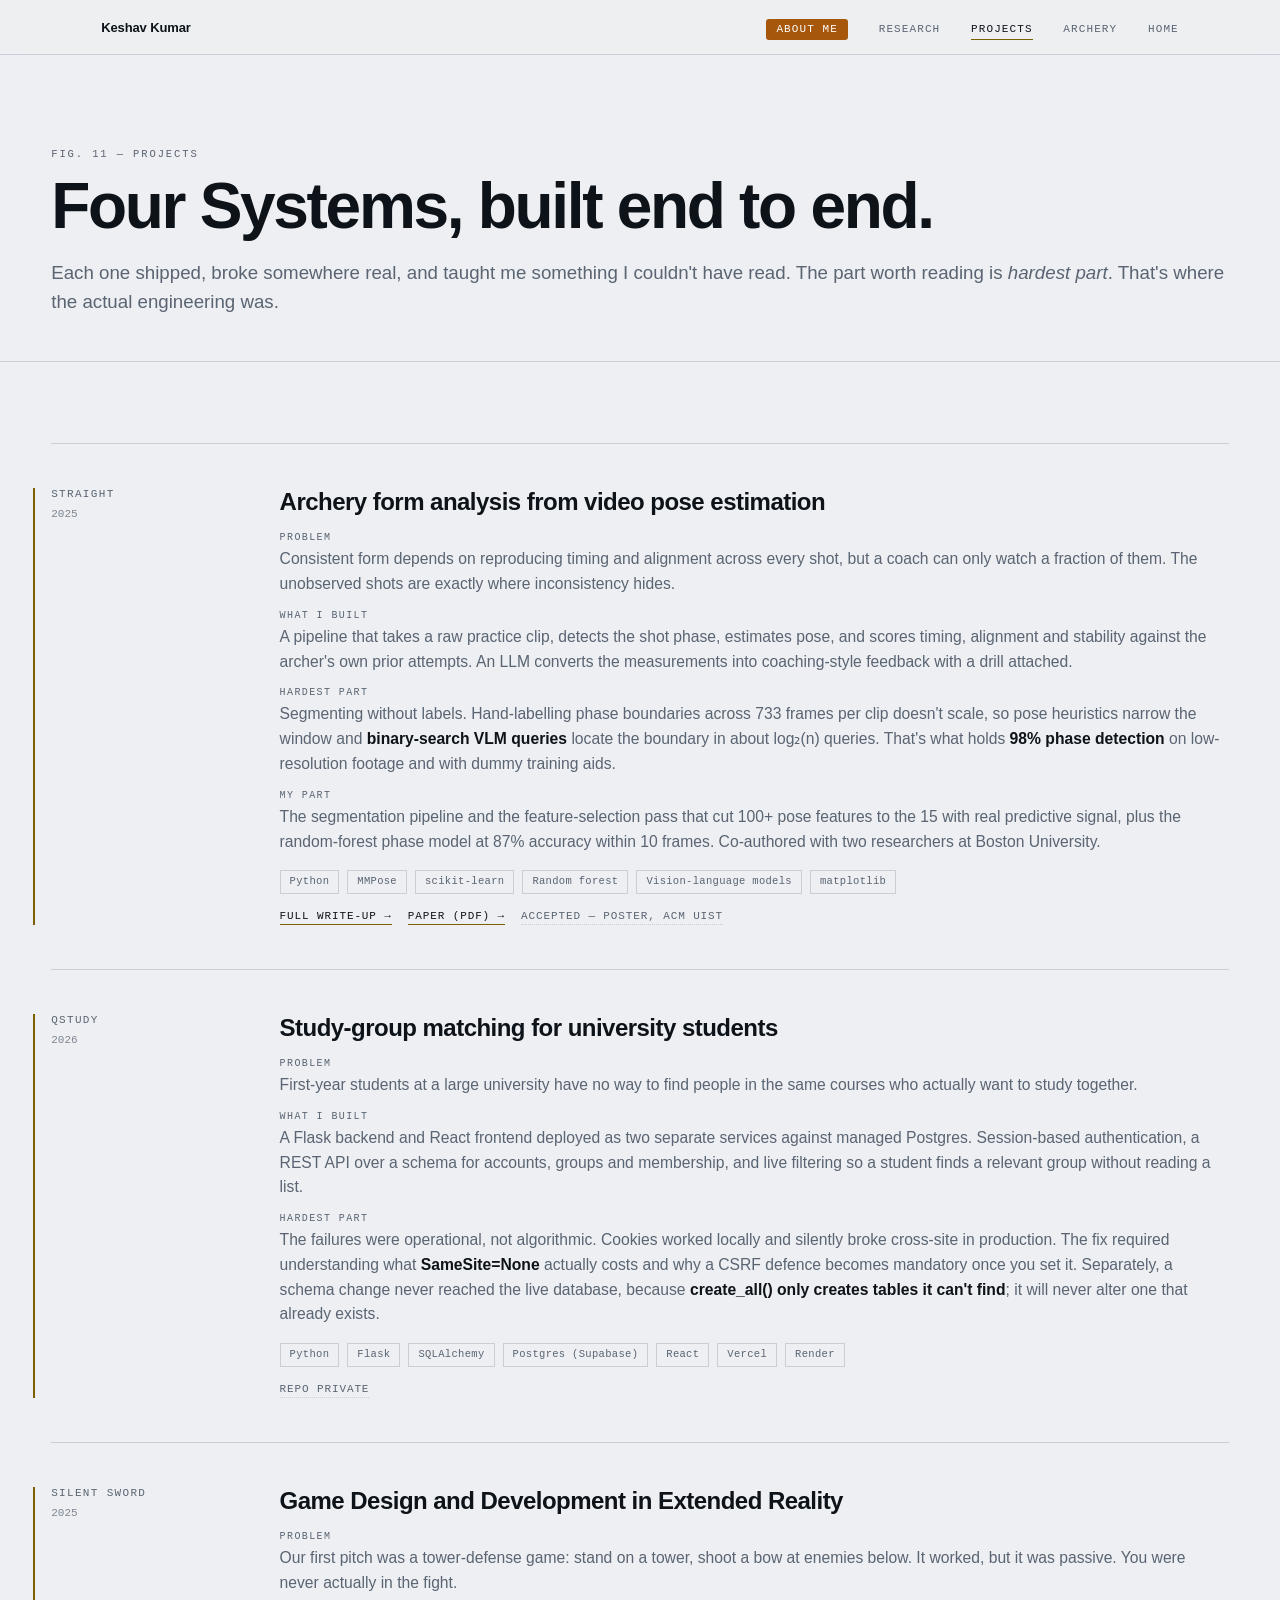
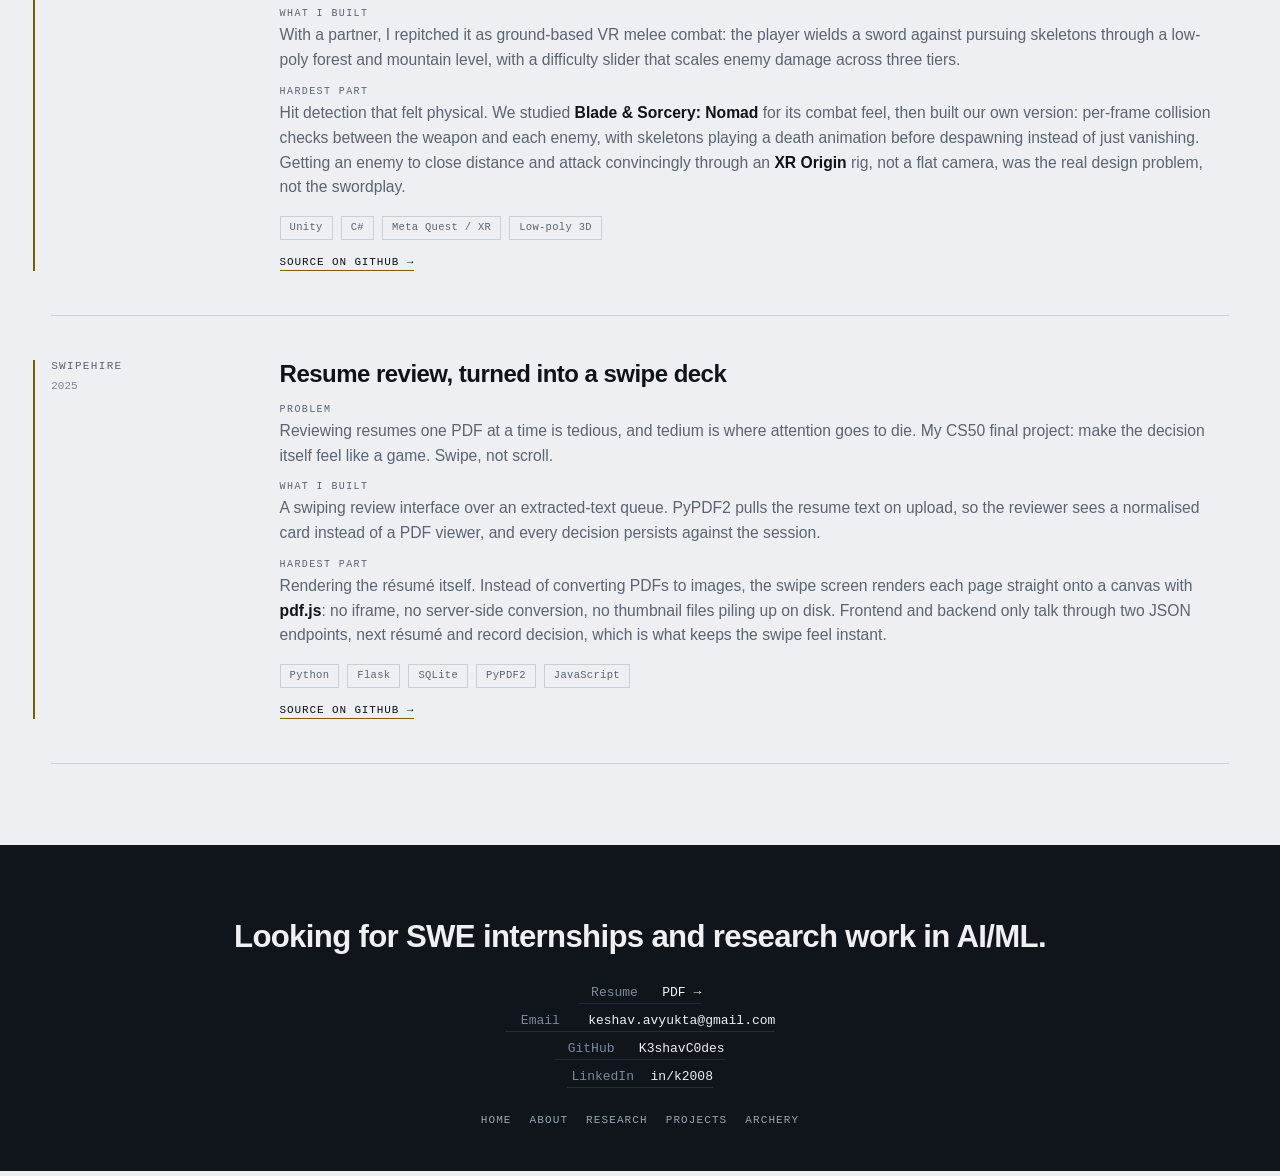
<file: projects.html>
<!doctype html>
<html lang="en">
<head>
<meta charset="utf-8">
<meta name="viewport" content="width=device-width,initial-scale=1">
<title>Projects — Keshav Kumar</title>
<meta name="description" content="Four projects built end to end: STRAIGHT, QStudy, SwipeHire and Silent Sword.">
<link rel="stylesheet" href="assets/site.css">
</head>
<body>
<a class="skip" href="#main">Skip to content</a>

<nav class="nav" id="nav">
  <div class="in">
    <a class="me" href="index.html">Keshav Kumar</a>
    <ul>
      <li><a class="s hl" href="about.html">About Me</a></li>
      <li><a class="s" href="research.html">Research</a></li>
      <li><a class="s" href="projects.html" aria-current="page">Projects</a></li>
      <li><a class="s" href="archery.html">Archery</a></li>
      <li><a class="s" href="index.html">Home</a></li>
    </ul>
  </div>
  <i class="reg" id="reg"></i>
</nav>

<header class="phead" id="main">
  <div class="in">
    <p class="fig">FIG. 11 — PROJECTS</p>
    <h1>Four Systems, built end to end.</h1>
    <p>Each one shipped, broke somewhere real, and taught me something I couldn't have read. The
      part worth reading is <em>hardest part</em>. That's where the actual engineering was.</p>
  </div>
</header>

<section>
  <div class="wrap">
    <div class="proj">
      <article class="rv">
        <div class="side"><span class="nm">STRAIGHT</span><span class="yr">2025</span></div>
        <div>
          <h3>Archery form analysis from video pose estimation</h3>
          <dl>
            <div><dt>Problem</dt><dd>Consistent form depends on reproducing timing and alignment
              across every shot, but a coach can only watch a fraction of them. The unobserved
              shots are exactly where inconsistency hides.</dd></div>
            <div><dt>What I built</dt><dd>A pipeline that takes a raw practice clip, detects the
              shot phase, estimates pose, and scores timing, alignment and stability against the
              archer's own prior attempts. An LLM converts the measurements into coaching-style
              feedback with a drill attached.</dd></div>
            <div><dt>Hardest part</dt><dd>Segmenting without labels. Hand-labelling phase
              boundaries across 733 frames per clip doesn't scale, so pose heuristics narrow the
              window and <b>binary-search VLM queries</b> locate the boundary in about log₂(n)
              queries. That's what holds <b>98% phase detection</b> on low-resolution footage and
              with dummy training aids.</dd></div>
            <div><dt>My part</dt><dd>The segmentation pipeline and the feature-selection pass that
              cut 100+ pose features to the 15 with real predictive signal, plus the random-forest
              phase model at 87% accuracy within 10 frames. Co-authored with two researchers at
              Boston University.</dd></div>
          </dl>
          <p class="tech"><span>Python</span><span>MMPose</span><span>scikit-learn</span><span>Random forest</span><span>Vision-language models</span><span>matplotlib</span></p>
          <div class="links">
            <a class="lnk" href="research.html">FULL WRITE-UP &rarr;</a>
            <a class="lnk" href="https://drive.google.com/file/d/1JpEhAUHDP4jLc2A9fsmFcag8B9oFqQEK/view?usp=sharing" rel="noopener">PAPER (PDF) &rarr;</a>
            <span class="lnk off">ACCEPTED — POSTER, ACM UIST</span>
          </div>
        </div>
      </article>

      <article class="rv d1">
        <div class="side"><span class="nm">QSTUDY</span><span class="yr">2026</span></div>
        <div>
          <h3>Study-group matching for university students</h3>
          <dl>
            <div><dt>Problem</dt><dd>First-year students at a large university have no way to find
              people in the same courses who actually want to study together.</dd></div>
            <div><dt>What I built</dt><dd>A Flask backend and React frontend deployed as two
              separate services against managed Postgres. Session-based authentication, a REST API
              over a schema for accounts, groups and membership, and live filtering so a student
              finds a relevant group without reading a list.</dd></div>
            <div><dt>Hardest part</dt><dd>The failures were operational, not algorithmic. Cookies
              worked locally and silently broke cross-site in production. The fix required
              understanding what <b>SameSite=None</b> actually costs and why a CSRF defence becomes
              mandatory once you set it. Separately, a schema change never reached the live
              database, because <b>create_all() only creates tables it can't find</b>; it will
              never alter one that already exists.</dd></div>
          </dl>
          <p class="tech"><span>Python</span><span>Flask</span><span>SQLAlchemy</span><span>Postgres (Supabase)</span><span>React</span><span>Vercel</span><span>Render</span></p>
          <div class="links"><span class="lnk off">REPO PRIVATE</span></div>
        </div>
      </article>

      <article class="rv d2">
        <div class="side"><span class="nm">SILENT SWORD</span><span class="yr">2025</span></div>
        <div>
          <h3>Game Design and Development in Extended Reality</h3>
          <dl>
            <div><dt>Problem</dt><dd>Our first pitch was a tower-defense game: stand on a tower,
              shoot a bow at enemies below. It worked, but it was passive. You were never actually
              in the fight.</dd></div>
            <div><dt>What I built</dt><dd>With a partner, I repitched it as ground-based VR melee
              combat: the player wields a sword against pursuing skeletons through a low-poly
              forest and mountain level, with a difficulty slider that scales enemy damage across
              three tiers.</dd></div>
            <div><dt>Hardest part</dt><dd>Hit detection that felt physical. We studied
              <b>Blade &amp; Sorcery: Nomad</b> for its combat feel, then built our own version:
              per-frame collision checks between the weapon and each enemy, with skeletons playing
              a death animation before despawning instead of just vanishing. Getting an enemy to
              close distance and attack convincingly through an <b>XR Origin</b> rig, not a flat
              camera, was the real design problem, not the swordplay.</dd></div>
          </dl>
          <p class="tech"><span>Unity</span><span>C#</span><span>Meta Quest / XR</span><span>Low-poly 3D</span></p>
          <div class="links"><a class="lnk" href="https://github.com/K3shavC0des/XR-Game-NEU-Summer-Program" rel="noopener">SOURCE ON GITHUB &rarr;</a></div>
        </div>
      </article>

      <article class="rv d3">
        <div class="side"><span class="nm">SWIPEHIRE</span><span class="yr">2025</span></div>
        <div>
          <h3>Resume review, turned into a swipe deck</h3>
          <dl>
            <div><dt>Problem</dt><dd>Reviewing resumes one PDF at a time is tedious, and tedium is
              where attention goes to die. My CS50 final project: make the decision itself feel like
              a game. Swipe, not scroll.</dd></div>
            <div><dt>What I built</dt><dd>A swiping review interface over an extracted-text queue.
              PyPDF2 pulls the resume text on upload, so the reviewer sees a normalised card
              instead of a PDF viewer, and every decision persists against the session.</dd></div>
            <div><dt>Hardest part</dt><dd>Rendering the résumé itself. Instead of converting PDFs
              to images, the swipe screen renders each page straight onto a canvas with
              <b>pdf.js</b>: no iframe, no server-side conversion, no thumbnail files piling up on
              disk. Frontend and backend only talk through two JSON endpoints, next résumé and
              record decision, which is what keeps the swipe feel instant.</dd></div>
          </dl>
          <p class="tech"><span>Python</span><span>Flask</span><span>SQLite</span><span>PyPDF2</span><span>JavaScript</span></p>
          <div class="links"><a class="lnk" href="https://github.com/K3shavC0des/SwipeHire" rel="noopener">SOURCE ON GITHUB &rarr;</a></div>
        </div>
      </article>
    </div>
  </div>
</section>


<footer>
  <div class="in">
    <div class="colo-grid">
      <div><h2 class="rv">Looking for SWE internships and research work in AI/ML.</h2></div>
      <div class="contact rv d1">
        <a href="media/Keshav-Kumar-Resume.pdf" target="_blank" rel="noopener"><span>Resume</span><span>PDF &rarr;</span></a>
        <a href="mailto:keshav.avyukta@gmail.com"><span>Email</span><span>keshav.avyukta@gmail.com</span></a>
        <a href="https://github.com/K3shavC0des" rel="noopener"><span>GitHub</span><span>K3shavC0des</span></a>
        <a href="https://linkedin.com/in/k2008" rel="noopener"><span>LinkedIn</span><span>in/k2008</span></a>
      </div>
    </div>
    <nav class="fnav" aria-label="Footer">
      <a href="index.html">Home</a><a href="about.html">About</a><a href="research.html">Research</a>
      <a href="projects.html">Projects</a><a href="archery.html">Archery</a>
    </nav>
  </div>
</footer>

<script src="assets/site.js"></script>
</body>
</html>
</file>
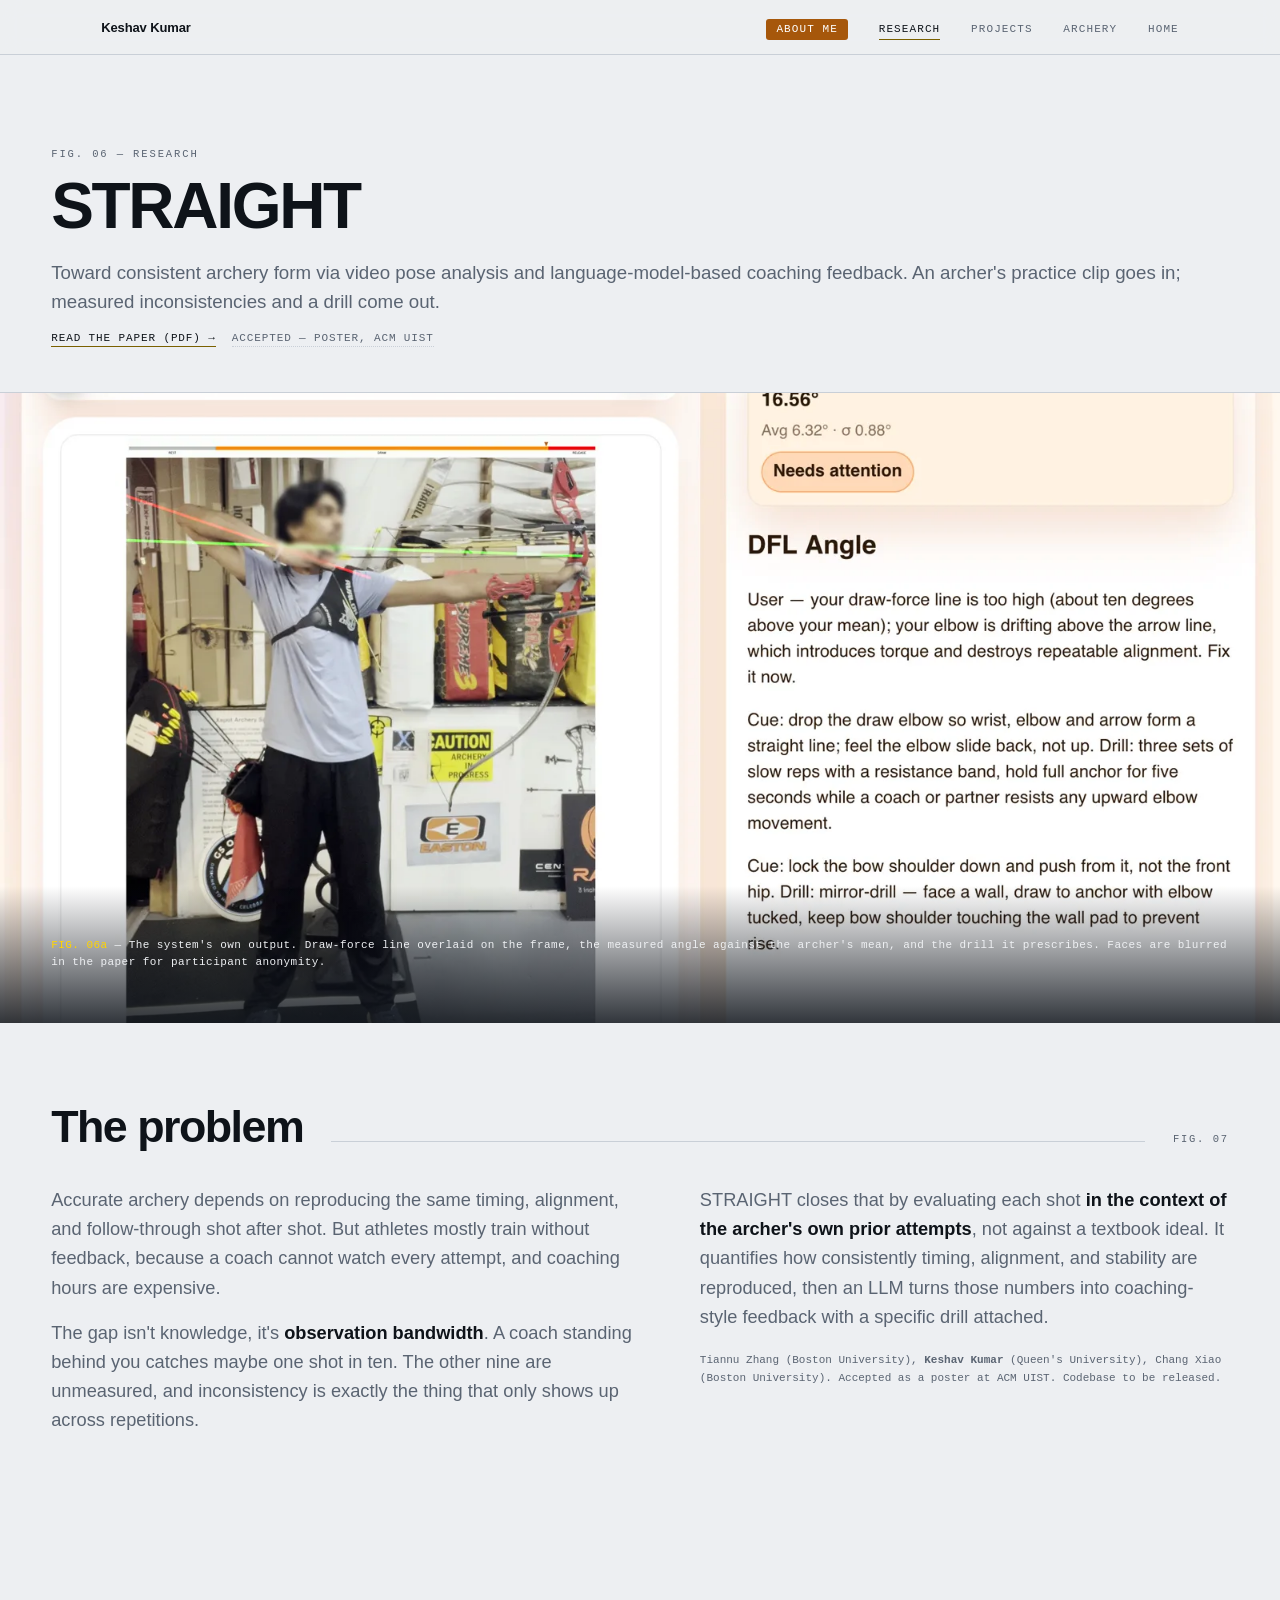
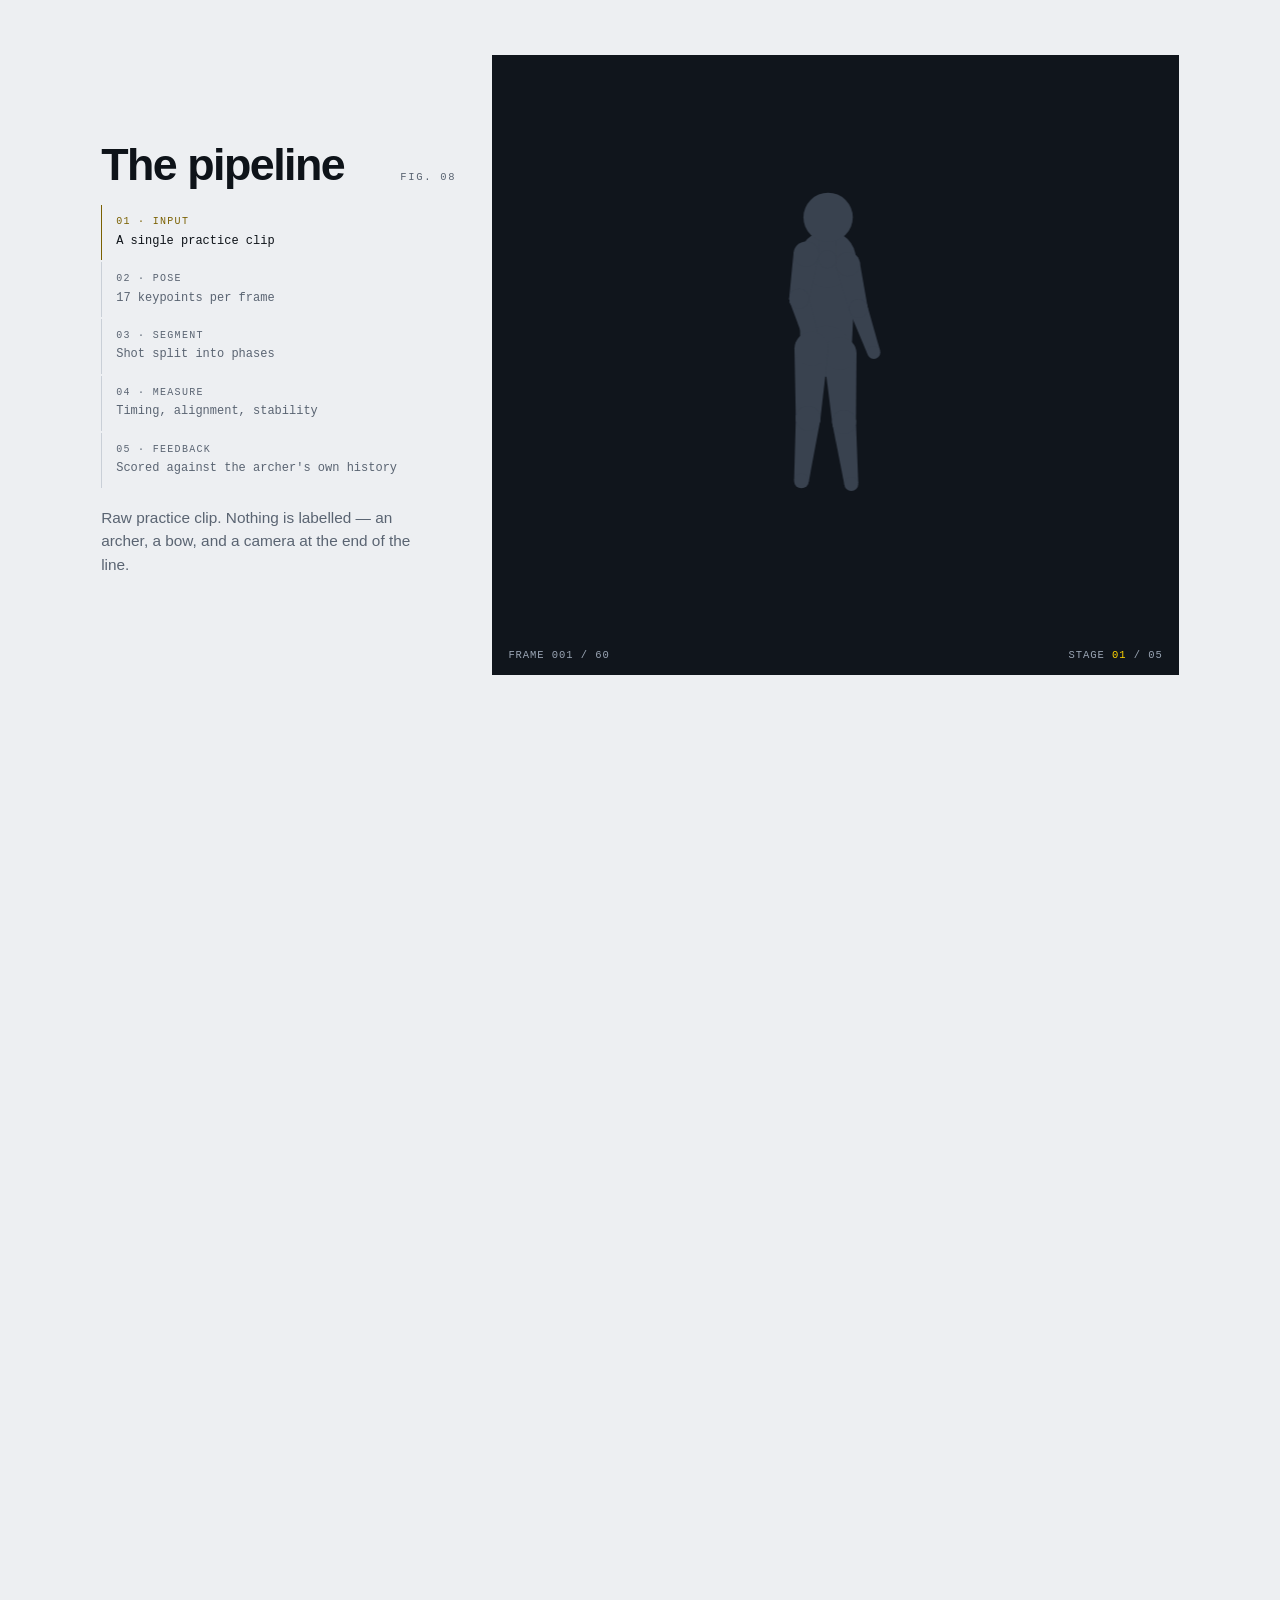
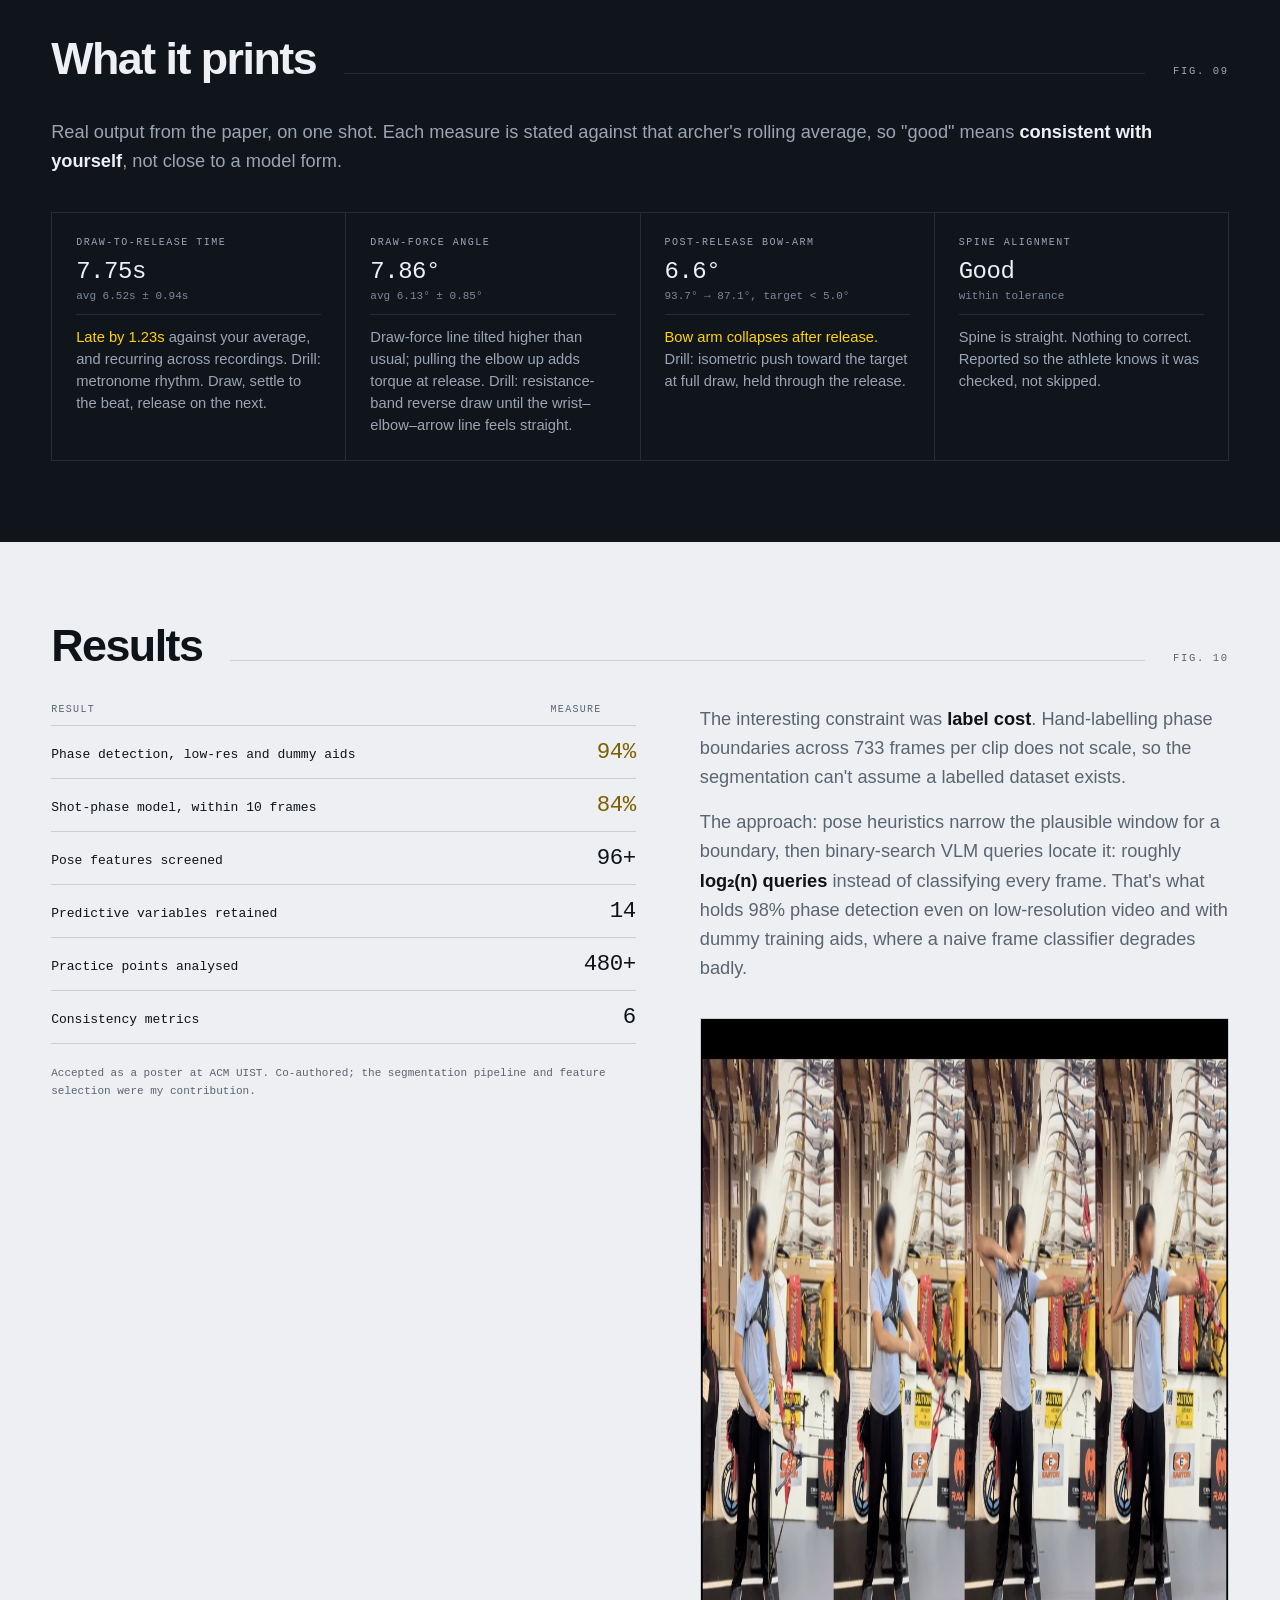
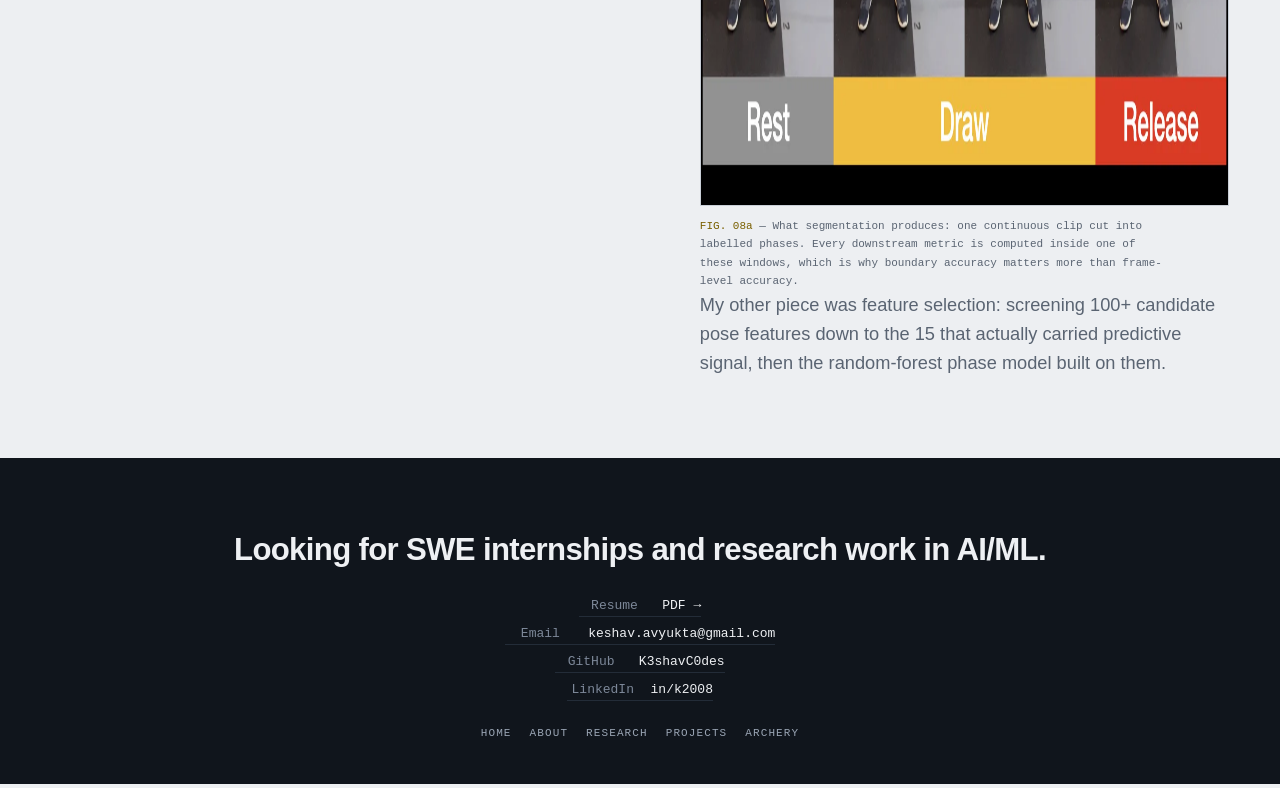
<file: research.html>
<!doctype html>
<html lang="en">
<head>
<meta charset="utf-8">
<meta name="viewport" content="width=device-width,initial-scale=1">
<title>Research — STRAIGHT</title>
<meta name="description" content="STRAIGHT: archery form analysis from video pose estimation with LLM coaching feedback. Accepted as a poster at ACM UIST.">
<link rel="stylesheet" href="assets/site.css">
</head>
<body>
<a class="skip" href="#main">Skip to content</a>

<nav class="nav" id="nav">
  <div class="in">
    <a class="me" href="index.html">Keshav Kumar</a>
    <ul>
      <li><a class="s hl" href="about.html">About Me</a></li>
      <li><a class="s" href="research.html" aria-current="page">Research</a></li>
      <li><a class="s" href="projects.html">Projects</a></li>
      <li><a class="s" href="archery.html">Archery</a></li>
      <li><a class="s" href="index.html">Home</a></li>
    </ul>
  </div>
  <i class="reg" id="reg"></i>
</nav>

<header class="phead" id="main">
  <div class="in">
    <p class="fig">FIG. 06 — RESEARCH</p>
    <h1>STRAIGHT</h1>
    <p>Toward consistent archery form via video pose analysis and language-model-based coaching
      feedback. An archer's practice clip goes in; measured inconsistencies and a drill come out.</p>
    <div class="links">
      <a class="lnk" href="https://drive.google.com/file/d/1JpEhAUHDP4jLc2A9fsmFcag8B9oFqQEK/view?usp=sharing" rel="noopener">READ THE PAPER (PDF) &rarr;</a>
      <span class="lnk off">ACCEPTED — POSTER, ACM UIST</span>
    </div>
  </div>
</header>

<figure class="photoband" style="aspect-ratio:2382/1528;max-height:70svh">
  <img src="media/img/straight-ui.webp" width="1600" height="1026"
       alt="The STRAIGHT interface: an archer at full draw with the draw-force line overlaid, beside a measured angle of 16.56 degrees against a 6.32 degree mean, flagged Needs attention, with coaching cues."
       fetchpriority="high" decoding="async">
  <figcaption><b>FIG. 06a</b> — The system's own output. Draw-force line overlaid on the frame,
    the measured angle against the archer's mean, and the drill it prescribes. Faces are blurred
    in the paper for participant anonymity.</figcaption>
</figure>

<section>
  <div class="wrap">
    <div class="head"><h2>The problem</h2><span class="wt"></span><span class="fig">FIG. 07</span></div>
    <div class="two">
      <div>
        <p class="lede rv">Accurate archery depends on reproducing the same timing, alignment, and
          follow-through shot after shot. But athletes mostly train without feedback, because a
          coach cannot watch every attempt, and coaching hours are expensive.</p>
        <p class="lede rv d1">The gap isn't knowledge, it's <b>observation bandwidth</b>. A coach
          standing behind you catches maybe one shot in ten. The other nine are unmeasured, and
          inconsistency is exactly the thing that only shows up across repetitions.</p>
      </div>
      <div>
        <p class="lede rv d1">STRAIGHT closes that by evaluating each shot <b>in the context of the
          archer's own prior attempts</b>, not against a textbook ideal. It quantifies how
          consistently timing, alignment, and stability are reproduced, then an LLM turns those
          numbers into coaching-style feedback with a specific drill attached.</p>
        <p class="note rv d1">Tiannu Zhang (Boston University), <b>Keshav Kumar</b> (Queen's
          University), Chang Xiao (Boston University). Accepted as a poster at ACM UIST.
          Codebase to be released.</p>
      </div>
    </div>
  </div>
</section>

<section class="pipe-outer">
  <div class="pipe-sticky">
    <div>
      <div class="head" style="margin-bottom:0"><h2>The pipeline</h2><span class="wt"></span><span class="fig">FIG. 08</span></div>
      <ol class="stages" id="stages">
        <li data-s="0"><b>01 · Input</b>A single practice clip</li>
        <li data-s="1"><b>02 · Pose</b>17 keypoints per frame</li>
        <li data-s="2"><b>03 · Segment</b>Shot split into phases</li>
        <li data-s="3"><b>04 · Measure</b>Timing, alignment, stability</li>
        <li data-s="4"><b>05 · Feedback</b>Scored against the archer's own history</li>
      </ol>
      <p class="stage-copy" id="stageCopy"></p>
    </div>
    <div class="pipe-view">
      <canvas id="pipe" aria-label="The STRAIGHT pipeline running on a real archery shot, stage by stage"></canvas>
      <div class="pipe-readout">
        <span id="roLeft">FRAME 001 / 060</span>
        <span id="roRight">STAGE <b>01</b> / 05</span>
      </div>
    </div>
  </div>
</section>

<section class="dark-plate">
  <div class="wrap">
    <div class="head"><h2>What it prints</h2><span class="wt"></span><span class="fig">FIG. 09</span></div>
    <p class="lede rv" style="margin-bottom:36px">Real output from the paper, on one shot. Each
      measure is stated against that archer's rolling average, so "good" means
      <b>consistent with yourself</b>, not close to a model form.</p>
    <div class="readouts rv d1">
      <div>
        <h4>Draw-to-release time</h4>
        <p class="big">7.75s</p>
        <p class="base">avg 6.52s ± 0.94s</p>
        <p class="say"><span class="flag">Late by 1.23s</span> against your average, and recurring
          across recordings. Drill: metronome rhythm. Draw, settle to the beat, release on the next.</p>
      </div>
      <div>
        <h4>Draw-force angle</h4>
        <p class="big">7.86°</p>
        <p class="base">avg 6.13° ± 0.85°</p>
        <p class="say">Draw-force line tilted higher than usual; pulling the elbow up adds torque at
          release. Drill: resistance-band reverse draw until the wrist–elbow–arrow line feels straight.</p>
      </div>
      <div>
        <h4>Post-release bow-arm</h4>
        <p class="big">6.6°</p>
        <p class="base">93.7° → 87.1°, target &lt; 5.0°</p>
        <p class="say"><span class="flag">Bow arm collapses after release.</span> Drill: isometric
          push toward the target at full draw, held through the release.</p>
      </div>
      <div>
        <h4>Spine alignment</h4>
        <p class="big">Good</p>
        <p class="base">within tolerance</p>
        <p class="say">Spine is straight. Nothing to correct. Reported so the athlete knows it was
          checked, not skipped.</p>
      </div>
    </div>
  </div>
</section>

<section>
  <div class="wrap">
    <div class="head"><h2>Results</h2><span class="wt"></span><span class="fig">FIG. 10</span></div>
    <div class="two">
      <div>
        <table class="metrics rv">
          <thead><tr><th>Result</th><th>Measure</th></tr></thead>
          <tbody>
            <tr><td>Phase detection, low-res and dummy aids</td><td class="val"><em data-count="98" data-suffix="%">98%</em></td></tr>
            <tr><td>Shot-phase model, within 10 frames</td><td class="val"><em data-count="87" data-suffix="%">87%</em></td></tr>
            <tr><td>Pose features screened</td><td class="val"><span data-count="100" data-suffix="+">100+</span></td></tr>
            <tr><td>Predictive variables retained</td><td class="val"><span data-count="15">15</span></td></tr>
            <tr><td>Practice points analysed</td><td class="val"><span data-count="500" data-suffix="+">500+</span></td></tr>
            <tr><td>Consistency metrics</td><td class="val"><span data-count="6">6</span></td></tr>
          </tbody>
        </table>
        <p class="note rv d1">Accepted as a poster at ACM UIST. Co-authored; the segmentation
          pipeline and feature selection were my contribution.</p>
      </div>
      <div>
        <p class="lede rv d1" style="margin-top:0">The interesting constraint was <b>label cost</b>.
          Hand-labelling phase boundaries across 733 frames per clip does not scale, so the
          segmentation can't assume a labelled dataset exists.</p>
        <p class="lede rv d1">The approach: pose heuristics narrow the plausible window for a
          boundary, then binary-search VLM queries locate it: roughly <b>log₂(n) queries</b>
          instead of classifying every frame. That's what holds 98% phase detection even on
          low-resolution video and with dummy training aids, where a naive frame classifier
          degrades badly.</p>
<figure class="plate rv">
      <img src="media/img/phases.webp" width="1400" height="788" loading="lazy" decoding="async"
           alt="Four frames of one archery shot labelled Rest, Draw and Release, colour-coded by phase.">
      <figcaption><b>FIG. 08a</b> — What segmentation produces: one continuous clip cut into
        labelled phases. Every downstream metric is computed inside one of these windows, which is
        why boundary accuracy matters more than frame-level accuracy.</figcaption>
    </figure>
        <p class="lede rv d2">My other piece was feature selection: screening 100+ candidate pose
          features down to the 15 that actually carried predictive signal, then the random-forest
          phase model built on them.</p>
      </div>
    </div>
  </div>
</section>

<footer>
  <div class="in">
    <div class="colo-grid">
      <div><h2 class="rv">Looking for SWE internships and research work in AI/ML.</h2></div>
      <div class="contact rv d1">
        <a href="media/Keshav-Kumar-Resume.pdf" target="_blank" rel="noopener"><span>Resume</span><span>PDF &rarr;</span></a>
        <a href="mailto:keshav.avyukta@gmail.com"><span>Email</span><span>keshav.avyukta@gmail.com</span></a>
        <a href="https://github.com/K3shavC0des" rel="noopener"><span>GitHub</span><span>K3shavC0des</span></a>
        <a href="https://linkedin.com/in/k2008" rel="noopener"><span>LinkedIn</span><span>in/k2008</span></a>
      </div>
    </div>
    <nav class="fnav" aria-label="Footer">
      <a href="index.html">Home</a><a href="about.html">About</a><a href="research.html">Research</a>
      <a href="projects.html">Projects</a><a href="archery.html">Archery</a>
    </nav>
  </div>
</footer>

<script src="assets/poses.js"></script>
<script src="assets/site.js"></script>
</body>
</html>
</file>
<file: assets/site.css>
/* Keshav Kumar — portfolio
   World: large-format ACM conference poster. Named sections on cool paper,
   figure numbers as secondary annotation, dark ink fields for data, notation
   mono for captions, Helvetica Neue display. Data colours are the World
   Archery ring palette. See DESIGN.md. */

:root{
  --paper:#edeff2; --plate:#fff; --ink-field:#10151c;
  --ink:#0e1319; --ink-2:#5a6472; --rule:#c9cfd7;
  --gold:#ffd400; --gold-ink:#7a6000; --red:#e4453a; --blue:#3fa9da; --bone:#eef0f3;
  --dim-on-ink:#9aa5b4; --hair-on-ink:#232c38;
  --disp:"Helvetica Neue",Helvetica,Arial,sans-serif;
  --mono:ui-monospace,"SF Mono",Menlo,Consolas,monospace;
  --gut:clamp(20px,4vw,64px);
}
*{box-sizing:border-box;margin:0;padding:0}
html{scroll-behavior:smooth;scroll-padding-top:64px}
body{background:var(--paper);color:var(--ink);font-family:var(--disp);
  -webkit-font-smoothing:antialiased;overflow-x:hidden;
  scrollbar-color:#98a2b0 var(--paper);scrollbar-width:thin}
::-webkit-scrollbar{width:10px;height:10px}
::-webkit-scrollbar-track{background:var(--paper)}
::-webkit-scrollbar-thumb{background:#98a2b0;border:2px solid var(--paper);border-radius:6px}
::-webkit-scrollbar-thumb:hover{background:var(--ink-2)}
a{color:inherit}
::selection{background:var(--gold);color:var(--ink)}
:focus-visible{outline:2px solid var(--gold);outline-offset:3px}
.mono{font-family:var(--mono);font-variant-numeric:tabular-nums}
.skip{position:absolute;left:-9999px;top:0;background:var(--ink);color:var(--bone);
  padding:10px 16px;z-index:100;font-family:var(--mono);font-size:12px}
.skip:focus{left:8px;top:8px}

/* ---- nav ---- */
.nav{position:fixed;top:0;left:0;right:0;z-index:50;background:rgba(237,239,242,.93);
  backdrop-filter:blur(10px);border-bottom:1px solid var(--rule)}
.nav.on-ink{background:rgba(16,21,28,.9);border-bottom-color:var(--hair-on-ink)}
.nav .in{max-width:1180px;margin:0 auto;padding:0 var(--gut);height:54px;
  display:flex;align-items:center;justify-content:space-between;gap:20px}
.nav .me{font-size:13px;font-weight:700;letter-spacing:-.01em;text-decoration:none;white-space:nowrap}
.nav ul{list-style:none;display:flex;gap:clamp(12px,2.4vw,32px);align-items:center}
.nav a.s{font-family:var(--mono);font-size:11px;letter-spacing:.1em;text-transform:uppercase;
  text-decoration:none;color:var(--ink-2);padding:4px 0;border-bottom:1px solid transparent;
  transition:color .25s,border-color .25s;white-space:nowrap}
.nav a.s:hover{color:var(--ink)}
.nav a.s[aria-current=page]{color:var(--ink);border-bottom-color:var(--gold-ink)}
.nav.on-ink .me,.nav.on-ink a.s:hover{color:var(--bone)}
.nav.on-ink a.s{color:var(--dim-on-ink)}
.nav.on-ink a.s[aria-current=page]{color:var(--bone);border-bottom-color:var(--gold)}
.nav .reg{position:absolute;left:0;bottom:-1px;height:2px;width:0;background:var(--gold-ink)}
.nav.on-ink .reg{background:var(--gold)}
@media (max-width:820px){ .nav ul{gap:14px} .nav a.s{font-size:10px;letter-spacing:.06em} }
@media (max-width:600px){ .nav .me{font-size:12px} .nav ul{gap:10px} }
.nav a.s.hl{background:#a6570b;color:#fff;padding:4px 10px;border-radius:3px;border-bottom-color:transparent}
.nav a.s.hl:hover{color:#fff;opacity:.85}
.nav a.s.hl[aria-current=page]{border-bottom-color:var(--gold)}
.nav.on-ink a.s.hl,.nav.on-ink a.s.hl:hover,.nav.on-ink a.s.hl[aria-current=page]{color:#fff}

/* ---- page head (inner pages) ---- */
.phead{padding:calc(54px + clamp(48px,8vh,96px)) var(--gut) clamp(32px,5vh,64px);
  border-bottom:1px solid var(--rule)}
.phead .in{max-width:1180px;margin:0 auto}
.phead .fig{font-family:var(--mono);font-size:10.5px;letter-spacing:.18em;color:var(--ink-2)}
.phead h1{margin-top:12px;font-size:clamp(2.1rem,6vw,4rem);letter-spacing:-.036em;
  line-height:1;font-weight:700;text-wrap:balance}
.phead p{margin-top:20px;font-size:clamp(1rem,1.5vw,1.17rem);line-height:1.55;
  color:var(--ink-2)}

/* ---- masthead (home) ---- */
.mast-outer{position:relative;height:220vh}
.mast{position:sticky;top:0;height:100svh;background:var(--ink-field);color:var(--bone);
  display:grid;grid-template-rows:auto 1fr auto;
  padding:calc(var(--gut) + 34px) var(--gut) var(--gut);overflow:hidden}
#sculpt{position:absolute;inset:0;width:100%;height:100%;display:block}
.mast>*{position:relative;z-index:2}
.mast-top{display:flex;justify-content:space-between;gap:16px;font-family:var(--mono);
  font-size:11px;letter-spacing:.12em;text-transform:uppercase;color:var(--dim-on-ink)}
.mast-mid{display:flex;flex-direction:column;justify-content:center;gap:clamp(14px,2vw,22px);max-width:36ch}
.mast h1{font-size:clamp(2.7rem,8.2vw,5.4rem);line-height:.93;letter-spacing:-.035em;
  font-weight:700;text-wrap:balance}
.thesis{font-size:clamp(1rem,1.9vw,1.3rem);line-height:1.4;max-width:30ch;color:#c6cedb}
.thesis b{color:var(--bone);font-weight:600}
.mast-bot{display:flex;justify-content:space-between;align-items:flex-end;gap:20px;flex-wrap:wrap}
.cap{font-family:var(--mono);font-size:11px;line-height:1.6;color:var(--dim-on-ink);max-width:46ch}
.cap b{color:var(--gold);font-weight:400}
.scrollcue{font-family:var(--mono);font-size:10px;letter-spacing:.18em;color:var(--dim-on-ink);text-transform:uppercase}
.scrollcue span{display:inline-block;animation:nudge 2.4s ease-in-out infinite}
@keyframes nudge{0%,100%{transform:translateY(0)}50%{transform:translateY(4px)}}

/* ---- sections ---- */
section{padding:clamp(60px,9vh,120px) var(--gut)}
.wrap{max-width:1180px;margin:0 auto}
.head{display:flex;align-items:baseline;gap:clamp(14px,2.6vw,28px);margin-bottom:clamp(26px,4vh,48px)}
.head h2{font-size:clamp(1.6rem,4.2vw,2.8rem);letter-spacing:-.034em;font-weight:700;line-height:1;white-space:nowrap}
.head .wt{flex:1;height:1px;background:var(--rule);transform-origin:left;transform:scaleX(0);
  transition:transform 1.1s cubic-bezier(.16,1,.3,1)}
.head.in .wt{transform:scaleX(1)}
.head .fig{font-family:var(--mono);font-size:10.5px;letter-spacing:.16em;color:var(--ink-2);flex:none}
.lede{font-size:clamp(1rem,1.45vw,1.14rem);line-height:1.6;color:var(--ink-2)}
.lede+.lede{margin-top:16px}
.lede b{color:var(--ink);font-weight:600}
.dark-plate{background:var(--ink-field);color:var(--bone)}
.dark-plate .lede{color:var(--dim-on-ink)}
.dark-plate .lede b{color:var(--bone)}
.dark-plate .head .wt{background:var(--hair-on-ink)}
.dark-plate .head .fig{color:var(--dim-on-ink)}

/* ---- home cards to inner pages ---- */
.routes{display:grid;grid-template-columns:repeat(auto-fit,minmax(240px,1fr));gap:1px;
  background:var(--rule);border:1px solid var(--rule)}
.routes a{position:relative;overflow:hidden;background:var(--paper);padding:clamp(22px,3vw,32px);
  text-decoration:none;display:flex;flex-direction:column;gap:9px;transition:background .3s}
.routes a::before{content:"";position:absolute;top:0;left:0;right:0;height:2px;background:var(--gold-ink);
  transform-origin:left;transform:scaleX(0);transition:transform .5s cubic-bezier(.16,1,.3,1)}
.routes a:hover{background:var(--plate)}
.routes a:hover::before{transform:scaleX(1)}
.routes .n{font-family:var(--mono);font-size:10.5px;letter-spacing:.16em;color:var(--ink-2)}
.routes h3{font-size:clamp(1.1rem,1.9vw,1.35rem);letter-spacing:-.02em;font-weight:700}
.routes p{font-size:.95rem;line-height:1.5;color:var(--ink-2)}
.routes .go{margin-top:4px;font-family:var(--mono);font-size:11px;letter-spacing:.08em;color:var(--gold-ink);
  display:inline-block;transition:transform .35s cubic-bezier(.16,1,.3,1)}
.routes a:hover .go{transform:translateX(5px)}

/* ---- about ---- */
.about{display:grid;grid-template-columns:1.35fr .65fr;gap:clamp(30px,5vw,72px);align-items:start}
.facts{list-style:none;font-family:var(--mono);font-size:12.5px}
.facts li{display:grid;grid-template-columns:6.4em 1fr;gap:14px;padding:11px 0;
  border-bottom:1px solid var(--rule);line-height:1.5}
.facts .lb{color:var(--ink-2);letter-spacing:.08em;font-size:10.5px;text-transform:uppercase;padding-top:2px}

/* ---- pinned pipeline ---- */
.pipe-outer{position:relative;padding:0;height:360vh}
.pipe-sticky{position:sticky;top:0;height:100svh;display:grid;
  grid-template-columns:minmax(0,340px) 1fr;gap:clamp(24px,4vw,64px);
  align-items:center;padding:var(--gut);max-width:1180px;margin:0 auto}
.stages{list-style:none;display:flex;flex-direction:column;gap:2px;margin-top:18px}
.stages li{font-family:var(--mono);font-size:12px;line-height:1.45;padding:10px 0 10px 14px;
  border-left:1px solid var(--rule);color:var(--ink-2);transition:color .3s,border-color .3s}
.stages li b{display:block;font-weight:400;letter-spacing:.13em;font-size:10px;color:var(--ink-2);
  text-transform:uppercase;margin-bottom:3px;transition:color .3s}
.stages li.on{color:var(--ink);border-color:var(--gold-ink)}
.stages li.on b{color:var(--gold-ink)}
.stage-copy{margin-top:18px;font-size:.96rem;line-height:1.55;color:var(--ink-2);max-width:40ch;min-height:5.4em}
.pipe-view{position:relative;height:min(72vh,620px);background:var(--ink-field);overflow:hidden}
#pipe{position:absolute;inset:0;width:100%;height:100%;display:block}
.pipe-readout{position:absolute;left:16px;bottom:14px;right:16px;font-family:var(--mono);
  font-size:10.5px;letter-spacing:.09em;color:var(--dim-on-ink);display:flex;
  justify-content:space-between;gap:14px;text-transform:uppercase}
.pipe-readout b{color:var(--gold);font-weight:400}

/* ---- metrics / readouts ---- */
.metrics{width:100%;border-collapse:collapse;font-family:var(--mono);font-size:13px}
.metrics th{text-align:left;font-weight:400;color:var(--ink-2);font-size:10px;letter-spacing:.13em;
  text-transform:uppercase;padding-bottom:10px;border-bottom:1px solid var(--rule)}
.metrics td{padding:13px 0;border-bottom:1px solid var(--rule);vertical-align:baseline}
.metrics td:last-child{text-align:right;white-space:nowrap}
.val{font-size:1.4rem;letter-spacing:-.02em;color:var(--ink);font-variant-numeric:tabular-nums}
/* accent has two renditions: bright gold on ink, ochre on paper.
   bright gold on --paper measures 1.24:1 and is unreadable. */
.val em{font-style:normal;color:var(--gold-ink)}
.note{margin-top:20px;font-family:var(--mono);font-size:11px;line-height:1.65;color:var(--ink-2)}
.two{display:grid;grid-template-columns:1.05fr .95fr;gap:clamp(28px,5vw,64px);align-items:start}

/* readout cards — what the system actually prints */
.readouts{display:grid;grid-template-columns:repeat(auto-fit,minmax(250px,1fr));gap:1px;
  background:var(--hair-on-ink);border:1px solid var(--hair-on-ink)}
.readouts div{background:var(--ink-field);padding:clamp(18px,2.4vw,24px)}
.readouts h4{font-family:var(--mono);font-size:10px;letter-spacing:.15em;text-transform:uppercase;
  color:var(--dim-on-ink);font-weight:400}
.readouts .big{margin-top:10px;font-family:var(--mono);font-size:1.5rem;color:var(--bone);
  font-variant-numeric:tabular-nums;letter-spacing:-.02em}
.readouts .base{margin-top:5px;font-family:var(--mono);font-size:11px;color:#7d8899}
.readouts .say{margin-top:12px;font-size:.92rem;line-height:1.5;color:var(--dim-on-ink);
  border-top:1px solid var(--hair-on-ink);padding-top:11px}
.readouts .flag{color:var(--gold)}

/* ---- projects ---- */
.proj{border-top:1px solid var(--rule)}
.proj article{position:relative;border-bottom:1px solid var(--rule);padding:clamp(26px,3.6vw,44px) 0;
  display:grid;grid-template-columns:minmax(0,190px) 1fr;gap:clamp(18px,3vw,48px);align-items:start}
.proj article::before{content:"";position:absolute;left:-18px;top:clamp(26px,3.6vw,44px);bottom:clamp(26px,3.6vw,44px);
  width:2px;background:var(--gold-ink);transform-origin:top;transform:scaleY(0);
  transition:transform .9s cubic-bezier(.16,1,.3,1)}
.proj article.in::before{transform:scaleY(1)}
@media (max-width:900px){ .proj article::before{display:none} }
.proj .side{display:flex;flex-direction:column;gap:8px}
.proj .nm{font-family:var(--mono);font-size:11px;letter-spacing:.12em;color:var(--ink-2)}
.proj .yr{font-family:var(--mono);font-size:11px;color:var(--ink-2);opacity:.75}
.proj h3{font-size:clamp(1.2rem,2.1vw,1.5rem);letter-spacing:-.022em;font-weight:700;text-wrap:balance}
.proj dl{margin-top:16px;display:flex;flex-direction:column;gap:13px}
.proj dt{font-family:var(--mono);font-size:10px;letter-spacing:.14em;text-transform:uppercase;color:var(--ink-2)}
.proj dd{margin-top:4px;line-height:1.58;color:var(--ink-2);font-size:.98rem}
.proj dd b{color:var(--ink);font-weight:600}
.proj .tech{margin-top:16px;display:flex;flex-wrap:wrap;gap:8px}
.proj .tech span{font-family:var(--mono);font-size:10.5px;letter-spacing:.03em;color:var(--ink-2);
  border:1px solid var(--rule);padding:4px 9px;line-height:1.3;transition:border-color .25s,color .25s}
.proj article:hover .tech span{border-color:var(--ink-2)}
.links{display:flex;flex-wrap:wrap;gap:16px;margin-top:16px}
.lnk{display:inline-flex;align-items:center;gap:7px;font-family:var(--mono);font-size:11px;
  letter-spacing:.08em;text-decoration:none;border-bottom:1px solid var(--gold-ink);
  padding-bottom:2px;transition:opacity .25s}
.lnk:hover{opacity:.55}
.lnk.off{border-bottom-style:dotted;border-color:var(--rule);color:var(--ink-2);cursor:default}
.dark-plate .lnk{border-color:var(--gold)}
.dark-plate .lnk.off{border-color:var(--hair-on-ink);color:var(--dim-on-ink)}

/* ---- skills / experience ---- */
.skills{display:grid;grid-template-columns:repeat(auto-fit,minmax(210px,1fr));gap:1px;
  background:var(--rule);border:1px solid var(--rule)}
.skills div{background:var(--paper);padding:clamp(18px,2.4vw,26px)}
.skills h4{font-family:var(--mono);font-size:10px;letter-spacing:.15em;text-transform:uppercase;
  color:var(--ink-2);font-weight:400;margin-bottom:12px}
.skills p{font-family:var(--mono);font-size:12.5px;line-height:1.95;color:var(--ink)}
.skills .lead{color:var(--ink);font-weight:700}
.exp{border-top:1px solid var(--rule)}
.exp article{border-bottom:1px solid var(--rule);padding:clamp(22px,3vw,34px) 0;
  display:grid;grid-template-columns:minmax(0,190px) 1fr;gap:clamp(18px,3vw,48px)}
.exp .when{font-family:var(--mono);font-size:11px;color:var(--ink-2);letter-spacing:.06em;line-height:1.6}
.exp h3{font-size:clamp(1.05rem,1.8vw,1.28rem);letter-spacing:-.02em;font-weight:700}
.exp .org{font-family:var(--mono);font-size:11.5px;color:var(--ink-2);margin-top:4px}
.exp ul{margin-top:12px;list-style:none;display:flex;flex-direction:column;gap:8px}
.exp li{position:relative;padding-left:16px;line-height:1.56;color:var(--ink-2);font-size:.98rem}
.exp li::before{content:"";position:absolute;left:0;top:.62em;width:6px;height:1px;background:var(--ink-2)}
.exp li b{color:var(--ink);font-weight:600}

/* ---- archery ---- */
.target-grid{display:grid;grid-template-columns:minmax(0,360px) 1fr;gap:clamp(30px,5vw,70px);align-items:center}
#target{width:100%;height:auto;display:block}
.record{list-style:none}
.record li{display:flex;gap:18px;padding:12px 0;border-bottom:1px solid var(--hair-on-ink);
  font-family:var(--mono);font-size:12.5px;line-height:1.5;align-items:baseline}
.record li .yr{color:#7d8899;min-width:4.4em;flex:none}
.record li s{text-decoration:none;color:var(--gold)}
.films{display:grid;grid-template-columns:repeat(auto-fit,minmax(250px,1fr));gap:1px;
  background:var(--hair-on-ink);margin-top:40px;border:1px solid var(--hair-on-ink)}
.films a{position:relative;overflow:hidden;background:var(--ink-field);padding:22px;
  text-decoration:none;display:block;transition:background .3s}
.films a::before{content:"";position:absolute;top:0;left:0;right:0;height:2px;background:var(--gold);
  transform-origin:left;transform:scaleX(0);transition:transform .5s cubic-bezier(.16,1,.3,1)}
.films a:hover{background:#161d27}
.films a:hover::before{transform:scaleX(1)}
.films .yr{font-family:var(--mono);font-size:11px;letter-spacing:.14em;color:var(--gold)}
.films .ttl{margin-top:8px;font-size:1.03rem;font-weight:600;letter-spacing:-.01em}
.films .meta{margin-top:8px;font-family:var(--mono);font-size:10.5px;color:#7d8899;letter-spacing:.05em}

/* ---- footer ---- */
footer{background:var(--ink-field);color:var(--bone);padding:clamp(56px,8vh,96px) var(--gut) clamp(36px,5vh,56px)}
footer .in{max-width:1180px;margin:0 auto}
.colo-grid{display:flex;flex-direction:column;align-items:center;text-align:center;gap:28px}
.colo-grid h2{font-size:clamp(1.3rem,2.6vw,1.95rem);line-height:1.28;
  font-weight:600;letter-spacing:-.022em}
.contact{display:flex;flex-direction:column;align-items:center;gap:9px;font-family:var(--mono);font-size:13px}
.contact a{text-decoration:none;border-bottom:1px solid var(--hair-on-ink);padding-bottom:3px;
  display:inline-flex;gap:12px;transition:border-color .25s}
.contact a:hover{border-color:var(--gold)}
.contact a span:first-child{color:#7d8899;min-width:5.5em}
.fineprint{margin-top:46px;font-family:var(--mono);font-size:10.5px;line-height:1.8;color:#7d8899;max-width:74ch}
.fnav{margin-top:26px;display:flex;flex-wrap:wrap;justify-content:center;gap:18px;font-family:var(--mono);font-size:11px;letter-spacing:.1em}
.fnav a{text-decoration:none;color:var(--dim-on-ink);text-transform:uppercase;transition:color .2s}
.fnav a:hover{color:var(--bone)}

/* ---- reveals ---- */
.js .rv{opacity:0;transform:translateY(14px)}
.js .rv.in{opacity:1;transform:none;
  transition:opacity .8s cubic-bezier(.16,1,.3,1),transform .8s cubic-bezier(.16,1,.3,1)}
.js .rv.in.d1{transition-delay:.08s}
.js .rv.in.d2{transition-delay:.16s}
.js .rv.in.d3{transition-delay:.24s}

@media (max-width:900px){
  .pipe-outer{height:auto}
  .pipe-sticky{position:static;height:auto;grid-template-columns:1fr;gap:26px;padding:var(--gut) var(--gut) 0}
  .pipe-view{height:56vh}
  .about,.two,.target-grid{grid-template-columns:1fr}
  .proj article,.exp article{grid-template-columns:1fr;gap:10px}
  .head h2{white-space:normal}
  .mast-mid{max-width:none;position:relative}
  .mast-mid::before{content:"";position:absolute;inset:-18px -20px;z-index:-1;
    background:linear-gradient(100deg,rgba(16,21,28,.9) 50%,rgba(16,21,28,.45) 80%,rgba(16,21,28,0) 100%)}
  .stage-copy{min-height:0}
}
@media (prefers-reduced-motion:reduce){
  html{scroll-behavior:auto}
  .js .rv{opacity:1;transform:none}
  .head .wt{transform:scaleX(1)}
  .scrollcue span{animation:none}
}

/* ---- photography ---- */
.photoband{position:relative;width:100%;aspect-ratio:2150/1440;max-height:76svh;overflow:hidden;background:var(--ink-field)}
.photoband img{width:100%;height:100%;object-fit:cover;object-position:32% 45%;display:block}
.photoband figcaption{position:absolute;left:0;right:0;bottom:0;padding:var(--gut);
  font-family:var(--mono);font-size:11px;line-height:1.6;color:var(--bone);letter-spacing:.04em;
  background:linear-gradient(to top,rgba(16,21,28,.86),rgba(16,21,28,0))}
.photoband figcaption b{color:var(--gold);font-weight:400}

.gallery{display:grid;grid-template-columns:repeat(auto-fit,minmax(260px,1fr));gap:1px;
  background:var(--hair-on-ink);border:1px solid var(--hair-on-ink)}
.gallery figure{background:var(--ink-field);display:flex;flex-direction:column}
.gallery img{width:100%;aspect-ratio:3/2;object-fit:cover;display:block}
.gallery figcaption{padding:14px 16px 18px;font-family:var(--mono);font-size:11px;
  line-height:1.6;color:var(--dim-on-ink)}
.gallery figcaption b{display:block;color:var(--bone);font-weight:400;letter-spacing:.1em;
  text-transform:uppercase;font-size:10px;margin-bottom:5px}

.reel{display:grid;grid-template-columns:minmax(0,560px) 1fr;gap:clamp(24px,4vw,56px);align-items:center}
.reel video{width:100%;display:block;background:var(--ink-field)}
.reel .say{font-family:var(--mono);font-size:11.5px;line-height:1.75;color:var(--dim-on-ink)}
@media (max-width:900px){ .reel{grid-template-columns:1fr} .photoband{aspect-ratio:4/3} }

/* ---- portrait + figures ---- */
.about{align-items:start}
.portrait{margin-bottom:22px}
.portrait img{width:100%;aspect-ratio:1/1;object-fit:cover;display:block;background:var(--ink-field)}
.portrait figcaption{margin-top:9px;font-family:var(--mono);font-size:10.5px;line-height:1.6;
  color:var(--ink-2);letter-spacing:.04em}

figure.plate{margin:clamp(28px,4vh,48px) 0 0}
figure.plate img{width:100%;display:block;background:var(--ink-field);border:1px solid var(--rule)}
.dark-plate figure.plate img{border-color:var(--hair-on-ink)}
figure.plate figcaption{margin-top:11px;font-family:var(--mono);font-size:11px;line-height:1.65;
  color:var(--ink-2);max-width:70ch}
.dark-plate figure.plate figcaption{color:var(--dim-on-ink)}
figure.plate figcaption b{color:var(--gold-ink);font-weight:400}
.dark-plate figure.plate figcaption b{color:var(--gold)}

.projthumb{margin-top:18px;border:1px solid var(--rule)}
.projthumb img{width:100%;display:block}

/* About Me heading gets extra weight */
.phead.big h1{font-size:clamp(2.8rem,9vw,6rem);letter-spacing:-.042em;max-width:none}
.phead.big .sub{margin-top:22px;font-size:clamp(1.25rem,2.6vw,1.9rem);line-height:1.28;
  color:var(--ink);font-weight:600;letter-spacing:-.022em}
</file>
